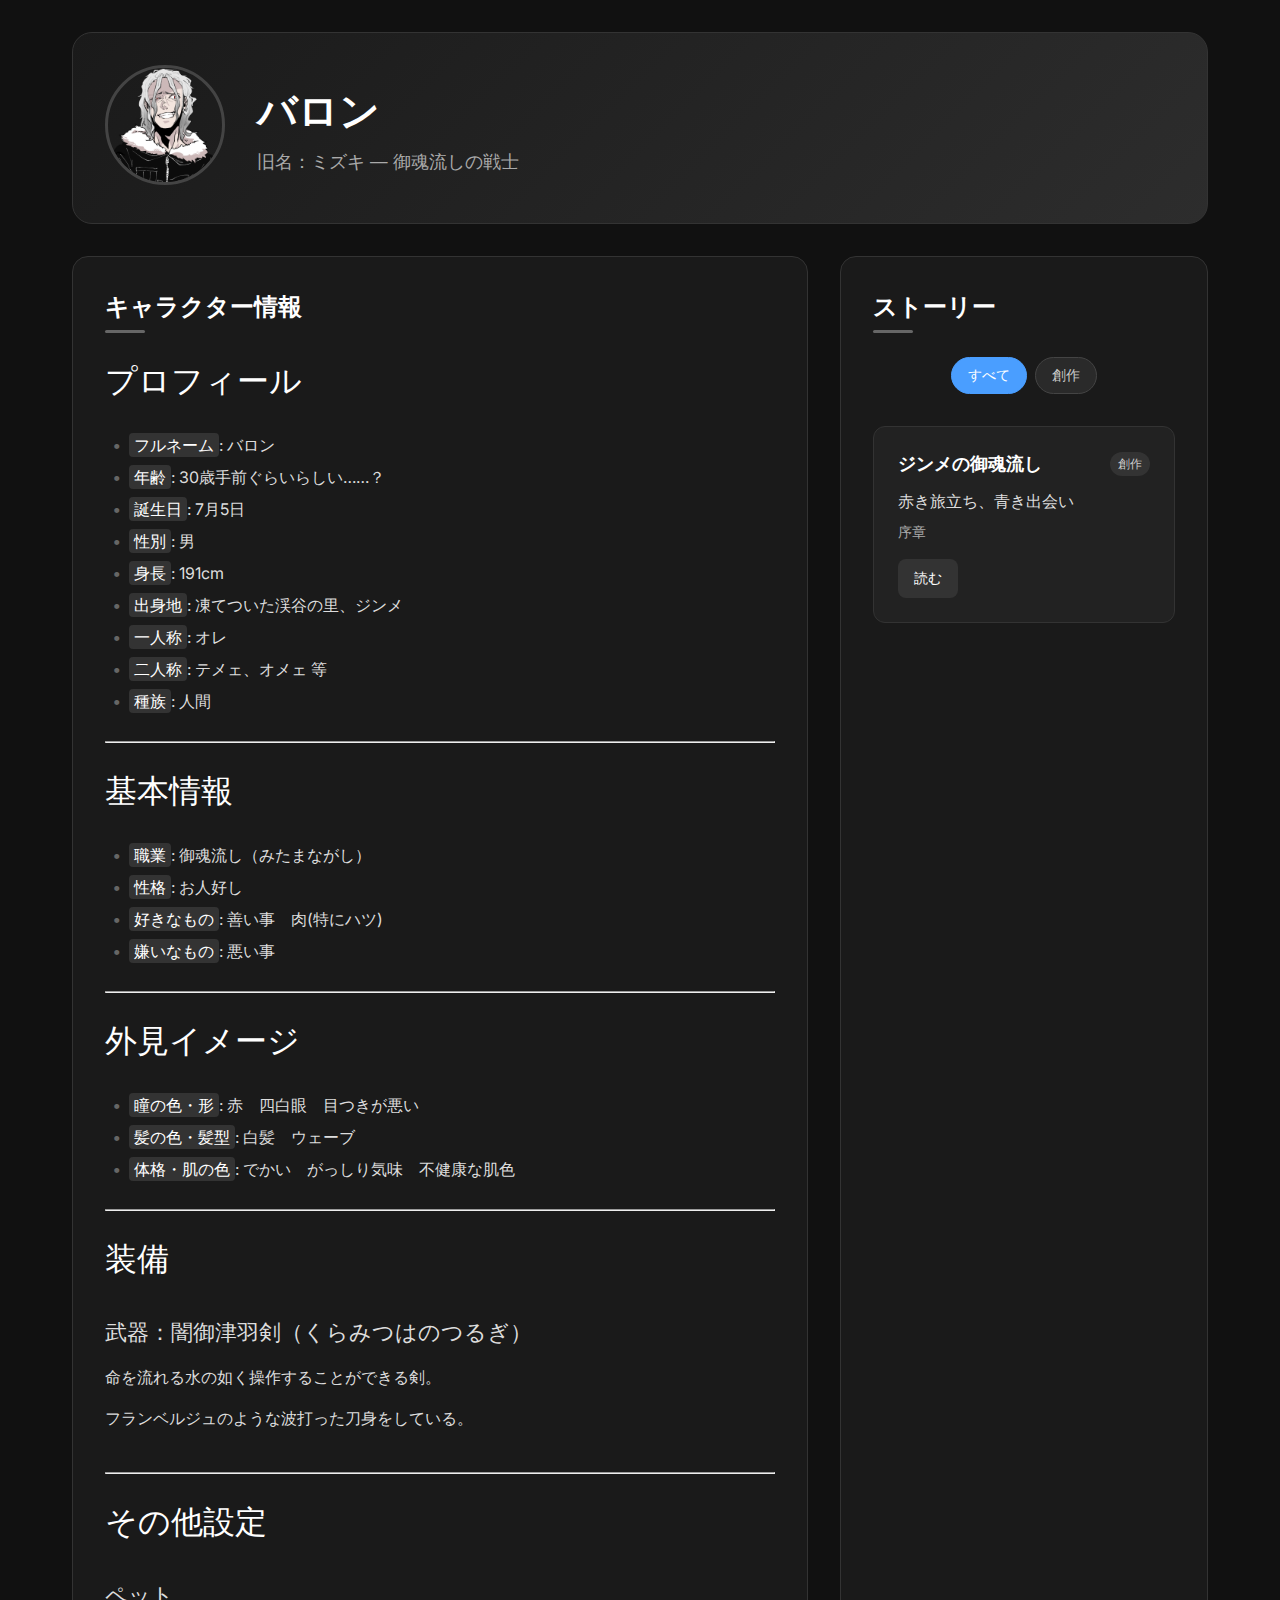
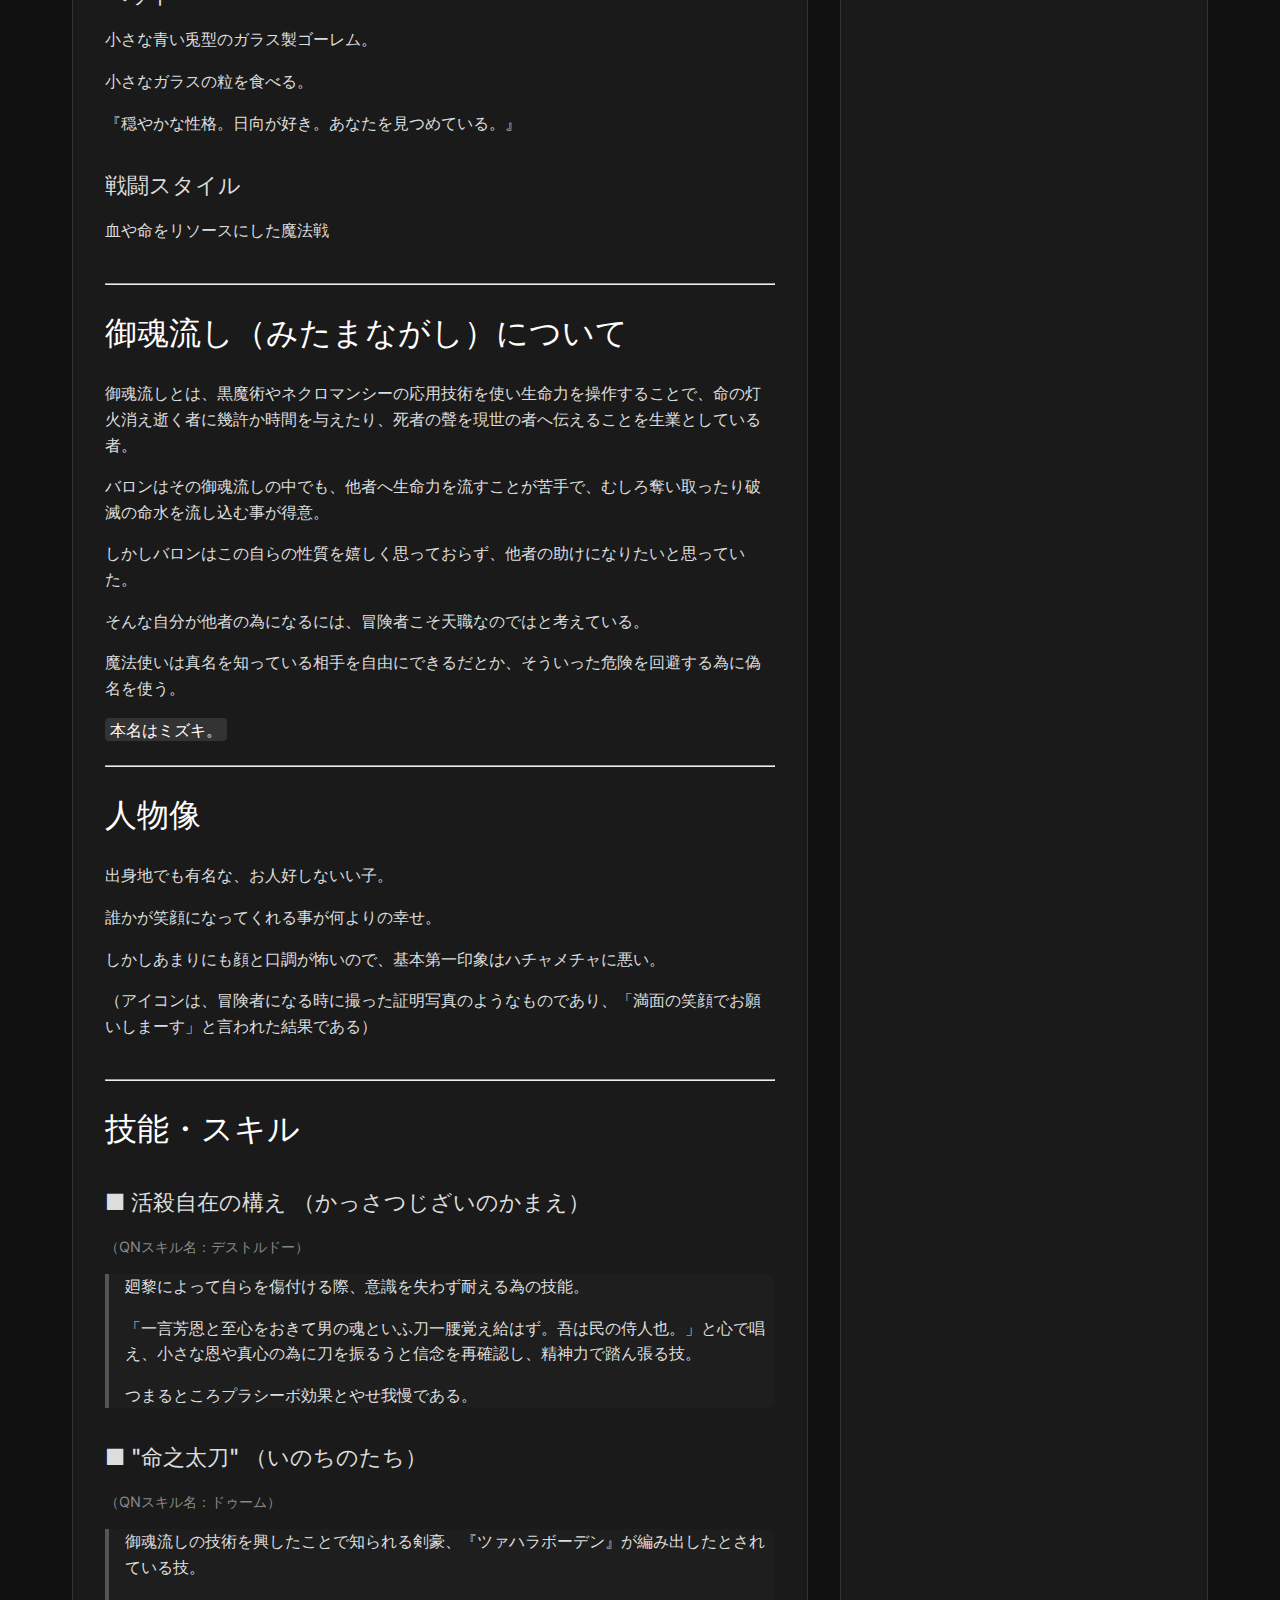
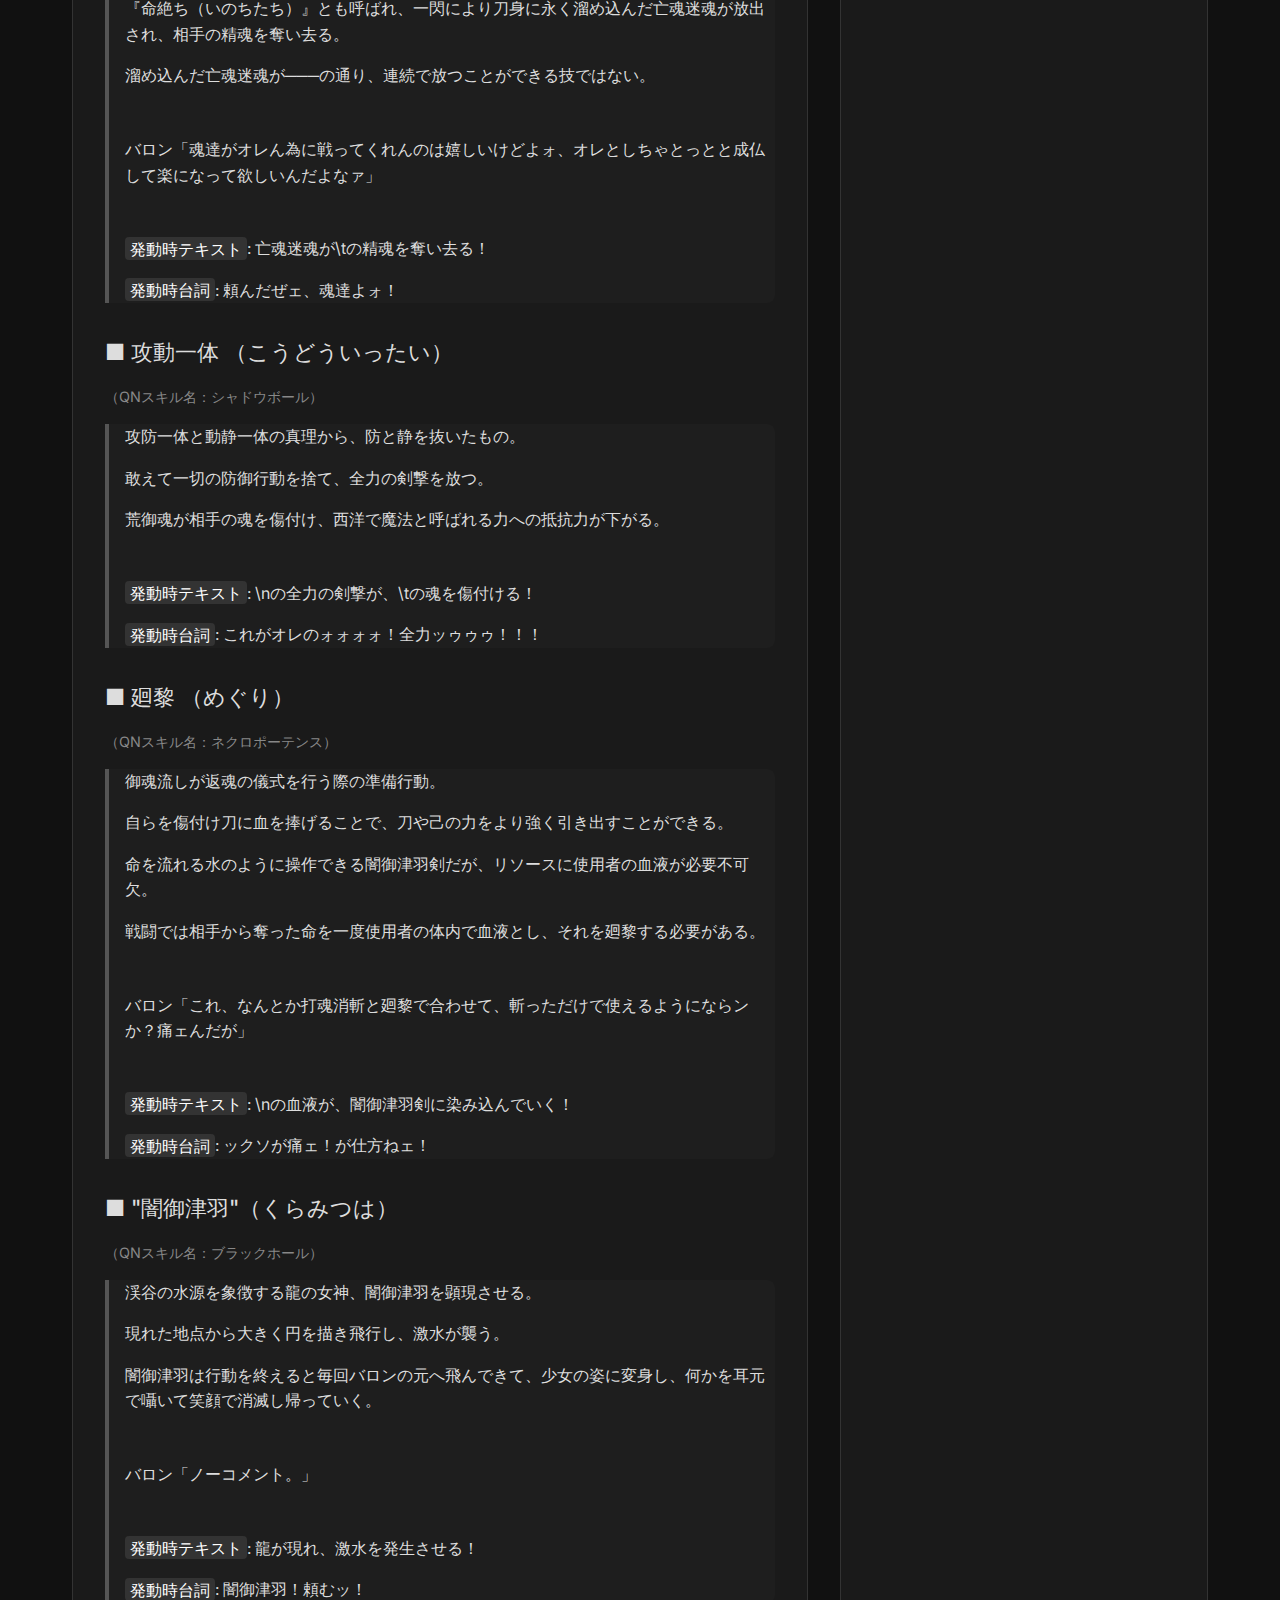
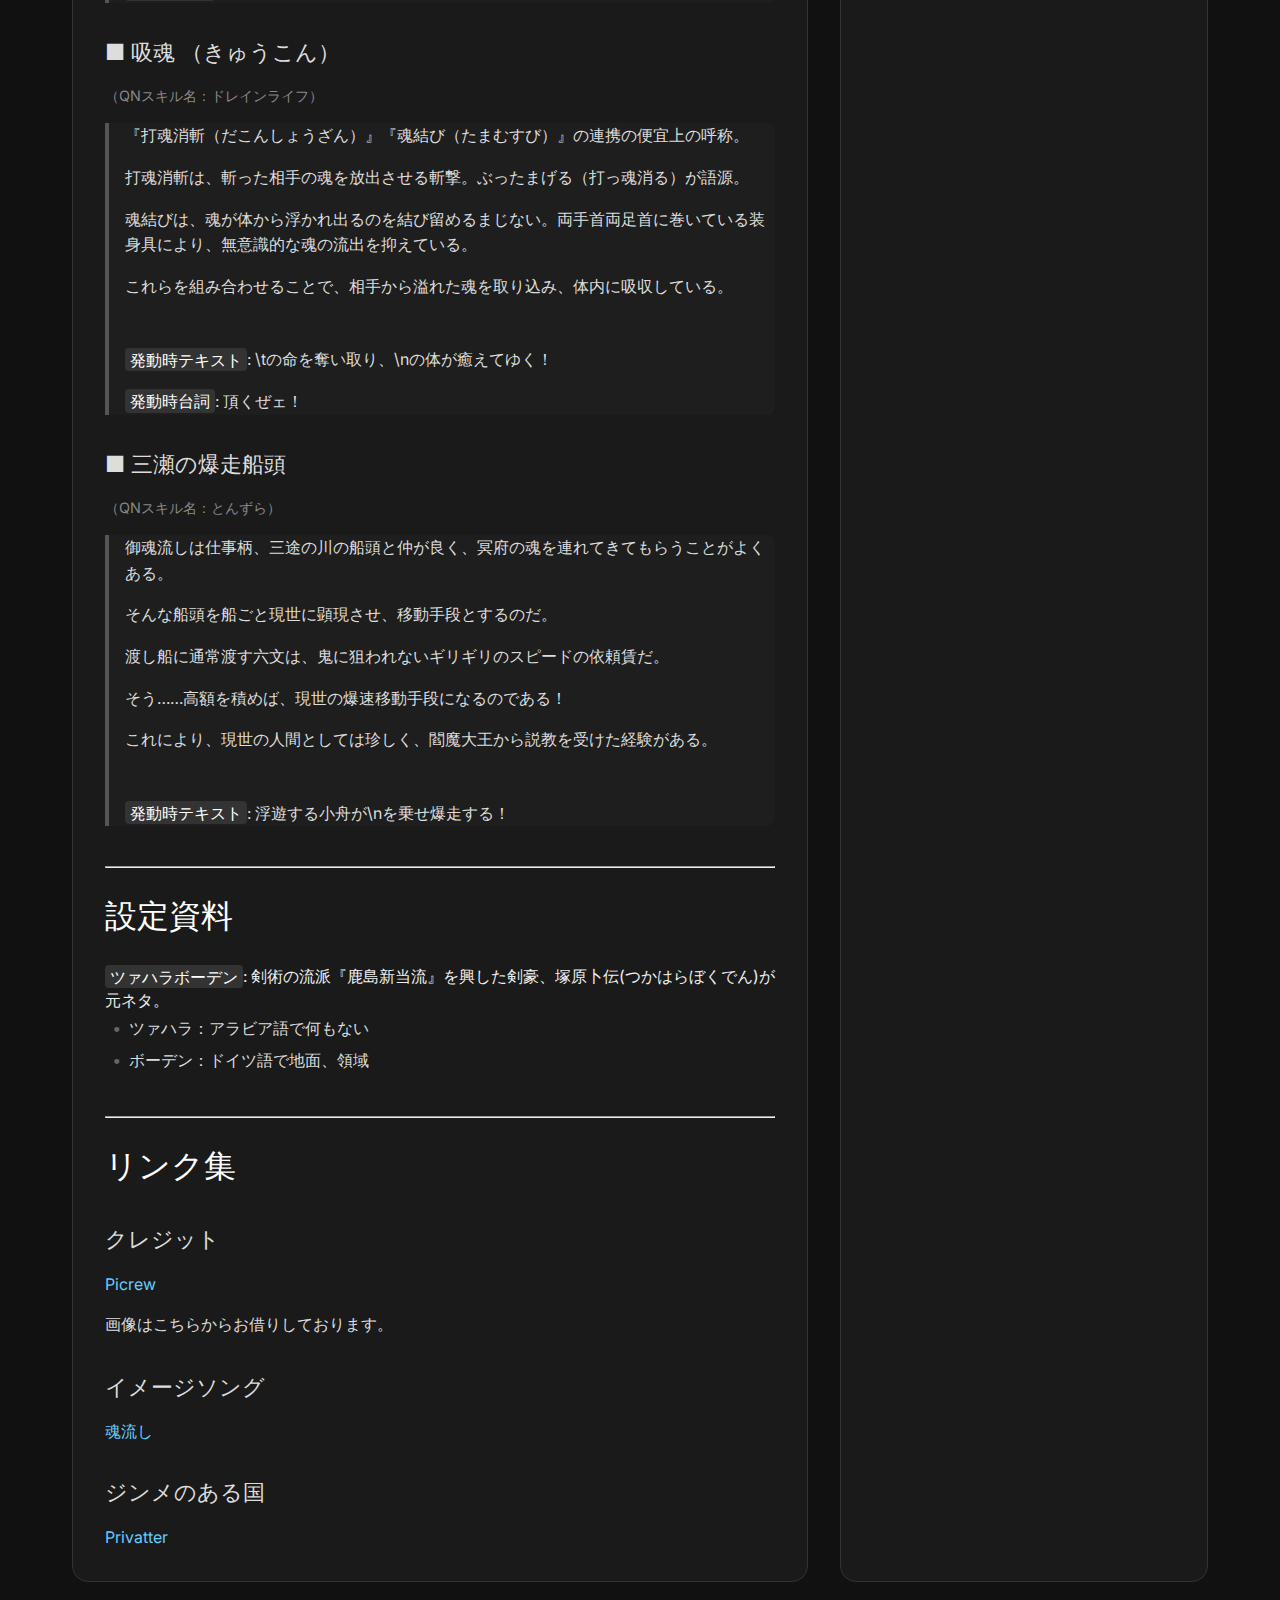
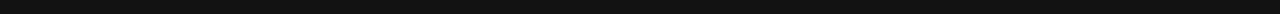
<file: baron/index.html>
<!DOCTYPE html>
<html lang="ja">
<head>
  <meta charset="utf-8" />
  <meta name="viewport" content="width=device-width, initial-scale=1" />
  <title>バロン ― キャラクター設定</title>
  <link href="https://fonts.googleapis.com/css2?family=Inter:wght@300;400;500;600&display=swap" rel="stylesheet" />
  <link rel="stylesheet" href="../character.css" />
</head>
<body>
  <div class="container">
    <header class="hero">
      <div class="hero-content">
        <div class="hero-avatar">
          <img src="icon.png" alt="バロンのアイコン" class="avatar-image" />
        </div>
        <div class="hero-text">
          <h1 class="hero-title">バロン</h1>
          <p class="hero-subtitle">旧名：ミズキ ― 御魂流しの戦士</p>
        </div>
      </div>
    </header>

    <main class="main-grid">
      <section class="info-section">
        <div class="section-header">
          <h2 class="section-title">キャラクター情報</h2>
        </div>
        <div class="info-content">
          <div id="character-content">
            <!-- ここにMarkdown風コンテンツが挿入される -->
          </div>
        </div>
      </section>

      <section class="stories-section">
        <div class="section-header">
          <h2 class="section-title">ストーリー</h2>
        </div>
        <div id="story-filter-buttons" class="filter-buttons">
          <!-- フィルターボタンが挿入される -->
        </div>
        <div class="stories-grid" id="story-list">
          <!-- ここにストーリーリストが挿入される -->
        </div>
      </section>
    </main>
  </div>

  <script>
    // ========================================
    // ユーザーが編集する部分（ここだけ変更すればOK）
    // ========================================
    
    // キャラクター情報（Markdown風記法）
    const characterMarkdown = `

# プロフィール
- **フルネーム**: バロン
- **年齢**: 30歳手前ぐらいらしい……？
- **誕生日**: 7月5日
- **性別**: 男
- **身長**: 191cm
- **出身地**: 凍てついた渓谷の里、ジンメ
- **一人称**: オレ
- **二人称**: テメェ、オメェ 等
- **種族**: 人間
---

# 基本情報
- **職業**: 御魂流し（みたまながし）
- **性格**: お人好し
- **好きなもの**: 善い事　肉(特にハツ)
- **嫌いなもの**: 悪い事
---

# 外見イメージ
- **瞳の色・形**: 赤　四白眼　目つきが悪い
- **髪の色・髪型**: 白髪　ウェーブ
- **体格・肌の色**: でかい　がっしり気味　不健康な肌色
---

# 装備
## 武器：闇御津羽剣（くらみつはのつるぎ）
命を流れる水の如く操作することができる剣。
フランベルジュのような波打った刀身をしている。
---

# その他設定
## ペット
小さな青い兎型のガラス製ゴーレム。
小さなガラスの粒を食べる。
『穏やかな性格。日向が好き。あなたを見つめている。』

## 戦闘スタイル
血や命をリソースにした魔法戦
---

# 御魂流し（みたまながし）について
御魂流しとは、黒魔術やネクロマンシーの応用技術を使い生命力を操作することで、命の灯火消え逝く者に幾許か時間を与えたり、死者の聲を現世の者へ伝えることを生業としている者。

バロンはその御魂流しの中でも、他者へ生命力を流すことが苦手で、むしろ奪い取ったり破滅の命水を流し込む事が得意。

しかしバロンはこの自らの性質を嬉しく思っておらず、他者の助けになりたいと思っていた。
そんな自分が他者の為になるには、冒険者こそ天職なのではと考えている。

魔法使いは真名を知っている相手を自由にできるだとか、そういった危険を回避する為に偽名を使う。
**本名はミズキ。**<br>
---

# 人物像
出身地でも有名な、お人好しないい子。
誰かが笑顔になってくれる事が何よりの幸せ。

しかしあまりにも顔と口調が怖いので、基本第一印象はハチャメチャに悪い。
（アイコンは、冒険者になる時に撮った証明写真のようなものであり、「満面の笑顔でお願いしまーす」と言われた結果である）
---

# 技能・スキル

## ■ 活殺自在の構え （かっさつじざいのかまえ）
（QNスキル名：デストルドー）
> 廻黎によって自らを傷付ける際、意識を失わず耐える為の技能。
> 「一言芳恩と至心をおきて男の魂といふ刀一腰覚え給はず。吾は民の侍人也。」と心で唱え、小さな恩や真心の為に刀を振るうと信念を再確認し、精神力で踏ん張る技。
> つまるところプラシーボ効果とやせ我慢である。

## ■ "命之太刀" （いのちのたち）
（QNスキル名：ドゥーム）
> 御魂流しの技術を興したことで知られる剣豪、『ツァハラボーデン』が編み出したとされている技。
> 『命絶ち（いのちたち）』とも呼ばれ、一閃により刀身に永く溜め込んだ亡魂迷魂が放出され、相手の精魂を奪い去る。
> 溜め込んだ亡魂迷魂が───の通り、連続で放つことができる技ではない。
>  
> バロン「魂達がオレん為に戦ってくれんのは嬉しいけどよォ、オレとしちゃとっとと成仏して楽になって欲しいんだよなァ」
>  
> **発動時テキスト**: 亡魂迷魂が\\tの精魂を奪い去る！
> **発動時台詞**: 頼んだぜェ、魂達よォ！

## ■ 攻動一体 （こうどういったい）
（QNスキル名：シャドウボール）
> 攻防一体と動静一体の真理から、防と静を抜いたもの。
> 敢えて一切の防御行動を捨て、全力の剣撃を放つ。
> 荒御魂が相手の魂を傷付け、西洋で魔法と呼ばれる力への抵抗力が下がる。
> 
> **発動時テキスト**: \\nの全力の剣撃が、\\tの魂を傷付ける！
> **発動時台詞**: これがオレのォォォォ！全力ッゥゥゥ！！！

## ■ 廻黎 （めぐり）
（QNスキル名：ネクロポーテンス）
> 御魂流しが返魂の儀式を行う際の準備行動。
> 自らを傷付け刀に血を捧げることで、刀や己の力をより強く引き出すことができる。
> 命を流れる水のように操作できる闇御津羽剣だが、リソースに使用者の血液が必要不可欠。
> 戦闘では相手から奪った命を一度使用者の体内で血液とし、それを廻黎する必要がある。
> 
> バロン「これ、なんとか打魂消斬と廻黎で合わせて、斬っただけで使えるようにならンか？痛ェんだが」
> 
> **発動時テキスト**: \\nの血液が、闇御津羽剣に染み込んでいく！
> **発動時台詞**: ックソが痛ェ！が仕方ねェ！

## ■ "闇御津羽"（くらみつは）
（QNスキル名：ブラックホール）
> 渓谷の水源を象徴する龍の女神、闇御津羽を顕現させる。
> 現れた地点から大きく円を描き飛行し、激水が襲う。
> 闇御津羽は行動を終えると毎回バロンの元へ飛んできて、少女の姿に変身し、何かを耳元で囁いて笑顔で消滅し帰っていく。
> 
> バロン「ノーコメント。」
> 
> **発動時テキスト**: 龍が現れ、激水を発生させる！
> **発動時台詞**: 闇御津羽！頼むッ！

## ■ 吸魂 （きゅうこん）
（QNスキル名：ドレインライフ）
> 『打魂消斬（だこんしょうざん）』『魂結び（たまむすび）』の連携の便宜上の呼称。
> 打魂消斬は、斬った相手の魂を放出させる斬撃。ぶったまげる（打っ魂消る）が語源。
> 魂結びは、魂が体から浮かれ出るのを結び留めるまじない。両手首両足首に巻いている装身具により、無意識的な魂の流出を抑えている。
> これらを組み合わせることで、相手から溢れた魂を取り込み、体内に吸収している。
> 
> **発動時テキスト**: \\tの命を奪い取り、\\nの体が癒えてゆく！
> **発動時台詞**: 頂くぜェ！

## ■ 三瀬の爆走船頭
（QNスキル名：とんずら）
> 御魂流しは仕事柄、三途の川の船頭と仲が良く、冥府の魂を連れてきてもらうことがよくある。
> そんな船頭を船ごと現世に顕現させ、移動手段とするのだ。
> 渡し船に通常渡す六文は、鬼に狙われないギリギリのスピードの依頼賃だ。
> そう……高額を積めば、現世の爆速移動手段になるのである！
> これにより、現世の人間としては珍しく、閻魔大王から説教を受けた経験がある。
> 
> **発動時テキスト**: 浮遊する小舟が\\nを乗せ爆走する！
---

# 設定資料
**ツァハラボーデン**: 剣術の流派『鹿島新当流』を興した剣豪、塚原卜伝(つかはらぼくでん)が元ネタ。
- ツァハラ：アラビア語で何もない
- ボーデン：ドイツ語で地面、領域
---

# リンク集

## クレジット
[Picrew](https://picrew.me/image_maker/37153)
画像はこちらからお借りしております。

## イメージソング
[魂流し](https://w.atwiki.jp/hmiku/pages/36078.html)

## ジンメのある国
[Privatter](https://privatter.net/p/1238789)
    `;

    // ストーリーリスト
    const stories = [
      {
        title: "ジンメの御魂流し",
        subtitle: "赤き旅立ち、青き出会い",
        description: "序章",
        link: "story_0.html",
        tags: ["創作"]
      }
    ];

    // ========================================
    // 以下は自動処理部分（編集不要）
    // ========================================
    
    function parseMarkdown(markdown) {
      let html = markdown.trim();
      
      // Headers
      html = html.replace(/^### (.+)$/gm, '<h3>$1</h3>');
      html = html.replace(/^## (.+)$/gm, '<h2>$1</h2>');
      html = html.replace(/^# (.+)$/gm, '<h1>$1</h1>');
      
      // Bold
      html = html.replace(/\*\*(.+?)\*\*/g, '<strong>$1</strong>');
      
      // Links [text](url)
      html = html.replace(/\[([^\]]+)\]\(([^)]+)\)/g, '<a href="$2" target="_blank" rel="noopener noreferrer">$1</a>');
      
      // Horizontal rule
      html = html.replace(/^---$/gm, '<br><hr><br>');
      
      // QN skill names (薄い色のスタイル)
      html = html.replace(/^\（QNスキル名：(.+)\）$/gm, '<p class="qn-skill-name">（QNスキル名：$1）</p>');
      
      // Blockquotes (引用部分)
      // 引用ブロックを処理する関数
      html = html.replace(/(^>.*(\n|$))+/gm, (match) => {
        // 各行から > を除去し、内容を取得
        const lines = match.split('\n').filter(line => line.startsWith('>')).map(line => {
          // > の後の内容を取得（スペースも考慮）
          return line.replace(/^>\s?/, '');
        });
        
        // 各行を個別にpタグで処理（空行も保持）
        const paragraphs = [];
        
        for (let i = 0; i < lines.length; i++) {
          const line = lines[i];
          if (line.trim() === '') {
            // 空行の場合は空のpタグを追加してスペースを作る
            paragraphs.push(`<p class="empty-line"></p>`);
          } else {
            // 内容がある行は個別のパラグラフとして追加
            paragraphs.push(`<p>${line}</p>`);
          }
        }
        
        return `<blockquote>${paragraphs.join('')}</blockquote>`;
      });
      
      // Lists
      html = html.replace(/^- (.+)$/gm, '<li>$1</li>');
      html = html.replace(/(<li>.*<\/li>)/s, '<ul>$1</ul>');
      
      // Paragraphs
      html = html.replace(/^([^<\n].*)$/gm, '<p>$1</p>');
      
      // Clean up
      html = html.replace(/<p>(<h[1-6]>.*<\/h[1-6]>)<\/p>/g, '$1');
      html = html.replace(/<p>(<ul>.*<\/ul>)<\/p>/gs, '$1');
      html = html.replace(/<p>(<br><hr><br>)<\/p>/g, '$1');
      html = html.replace(/<p>(<blockquote>.*<\/blockquote>)<\/p>/gs, '$1');
      
      return html;
    }

    // フィルタリング用変数
    let currentStoryFilter = 'all';
    
    function renderStories(stories, filter = 'all') {
      const filteredStories = filter === 'all' 
        ? stories 
        : stories.filter(story => story.tags.includes(filter));
        
      return filteredStories.map(story => {
        const tagsHtml = story.tags
          .map(tag => `<span class="story-tag">${tag}</span>`)
          .join('');
          
        return `
          <div class="story-card">
            <div class="story-card-header">
              <h3 class="story-card-title">${story.title}</h3>
              <div class="story-card-tags">${tagsHtml}</div>
            </div>
            <p class="story-card-subtitle">${story.subtitle}</p>
            <p class="story-card-desc">${story.description}</p>
            <a href="${story.link}" class="story-card-cta">読む</a>
          </div>
        `;
      }).join('');
    }
    
    function getAllStoryTags() {
      const allTags = new Set();
      stories.forEach(story => {
        story.tags.forEach(tag => allTags.add(tag));
      });
      return Array.from(allTags).sort();
    }
    
    function createStoryFilterButtons() {
      const filterContainer = document.getElementById('story-filter-buttons');
      const allTags = getAllStoryTags();
      
      // 「すべて」ボタン
      const allButton = `<button class="filter-btn active" data-filter="all">すべて</button>`;
      
      // 各タグのボタン
      const tagButtons = allTags
        .map(tag => `<button class="filter-btn" data-filter="${tag}">${tag}</button>`)
        .join('');
      
      filterContainer.innerHTML = allButton + tagButtons;
      
      // フィルターボタンのクリックイベント
      filterContainer.addEventListener('click', (e) => {
        if (e.target.classList.contains('filter-btn')) {
          // アクティブ状態の切り替え
          document.querySelectorAll('#story-filter-buttons .filter-btn').forEach(btn => btn.classList.remove('active'));
          e.target.classList.add('active');
          
          // フィルター適用
          const filterValue = e.target.getAttribute('data-filter');
          currentStoryFilter = filterValue;
          document.getElementById('story-list').innerHTML = renderStories(stories, filterValue);
        }
      });
    }

    // ページ読み込み時に実行
    document.addEventListener('DOMContentLoaded', () => {
      // キャラクター情報を表示
      document.getElementById('character-content').innerHTML = parseMarkdown(characterMarkdown);
      
      // フィルターボタンを作成
      createStoryFilterButtons();
      
      // ストーリーリストを表示
      document.getElementById('story-list').innerHTML = renderStories(stories);
    });
  </script>
</body>
</html>
</file>
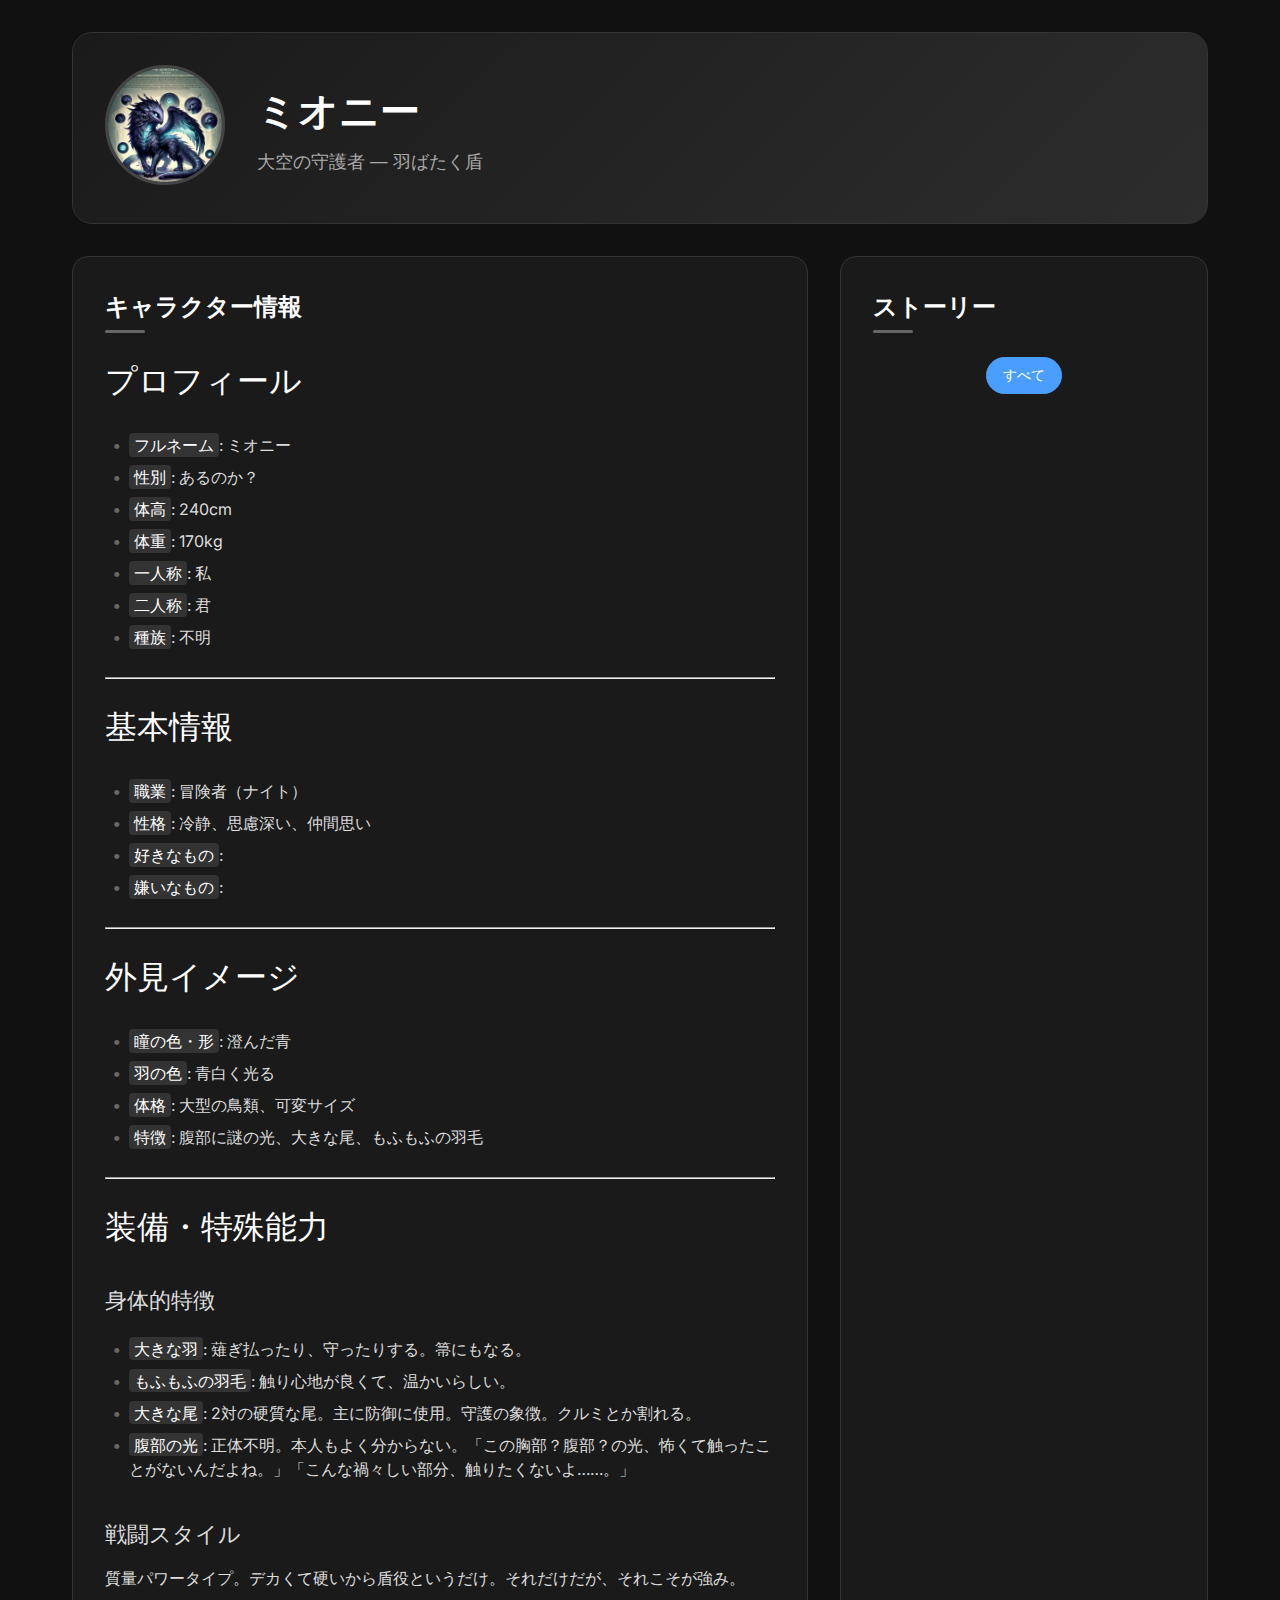
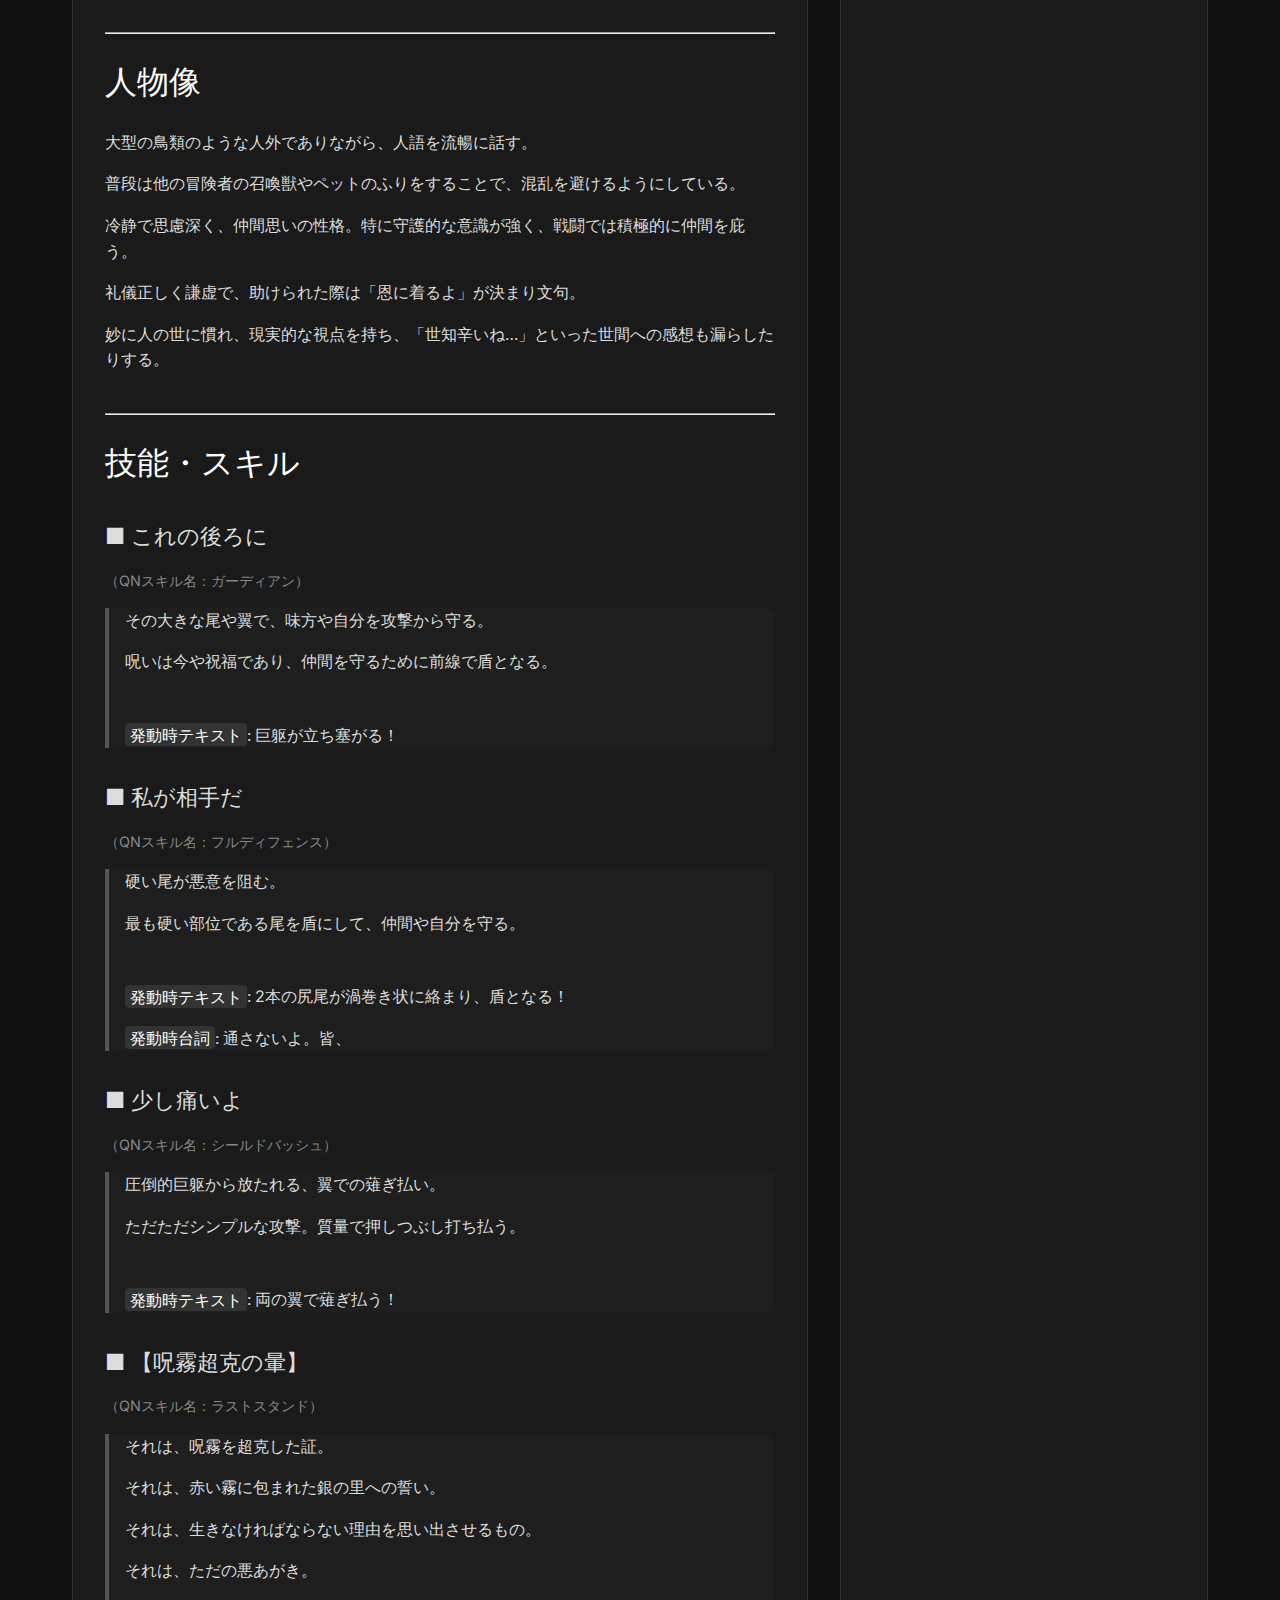
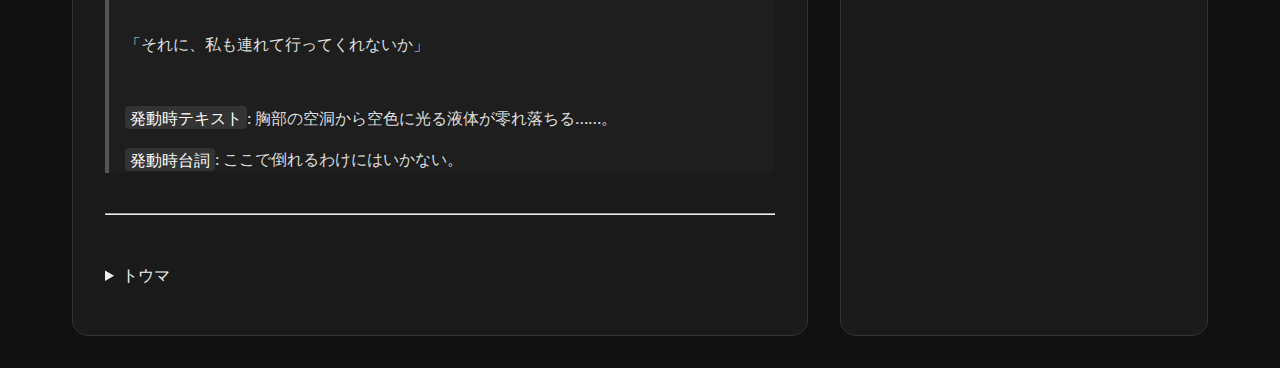
<file: mionie/index.html>
<!DOCTYPE html>
<html lang="ja">
<head>
  <meta charset="utf-8" />
  <meta name="viewport" content="width=device-width, initial-scale=1" />
  <title>ミオニー ― キャラクター設定</title>
  <link href="https://fonts.googleapis.com/css2?family=Inter:wght@300;400;500;600&display=swap" rel="stylesheet" />
  <link rel="stylesheet" href="../character.css" />
</head>
<body>
  <div class="container">
    <header class="hero">
      <div class="hero-content">
        <div class="hero-avatar">
          <img src="icon.png" alt="ミオニーのアイコン" class="avatar-image" />
        </div>
        <div class="hero-text">
          <h1 class="hero-title">ミオニー</h1>
          <p class="hero-subtitle">大空の守護者 ― 羽ばたく盾</p>
        </div>
      </div>
    </header>

    <main class="main-grid">
      <section class="info-section">
        <div class="section-header">
          <h2 class="section-title">キャラクター情報</h2>
        </div>
        <div class="info-content">
          <div id="character-content">
            <!-- ここにMarkdown風コンテンツが挿入される -->
          </div>
        </div>
      </section>

      <section class="stories-section">
        <div class="section-header">
          <h2 class="section-title">ストーリー</h2>
        </div>
        <div id="story-filter-buttons" class="filter-buttons">
          <!-- フィルターボタンが挿入される -->
        </div>
        <div class="stories-grid" id="story-list">
          <!-- ここにストーリーリストが挿入される -->
        </div>
      </section>
    </main>
  </div>

  <script>
    // ========================================
    // ユーザーが編集する部分（ここだけ変更すればOK）
    // ========================================
    
    // キャラクター情報（Markdown風記法）
    const characterMarkdown = `

# プロフィール
- **フルネーム**: ミオニー
- **性別**: あるのか？
- **体高**: 240cm
- **体重**: 170kg
- **一人称**: 私
- **二人称**: 君
- **種族**: 不明
---

# 基本情報
- **職業**: 冒険者（ナイト）
- **性格**: 冷静、思慮深い、仲間思い
- **好きなもの**: 
- **嫌いなもの**: 
---

# 外見イメージ
- **瞳の色・形**: 澄んだ青
- **羽の色**: 青白く光る
- **体格**: 大型の鳥類、可変サイズ
- **特徴**: 腹部に謎の光、大きな尾、もふもふの羽毛
---

# 装備・特殊能力
## 身体的特徴
- **大きな羽**: 薙ぎ払ったり、守ったりする。箒にもなる。
- **もふもふの羽毛**: 触り心地が良くて、温かいらしい。
- **大きな尾**: 2対の硬質な尾。主に防御に使用。守護の象徴。クルミとか割れる。
- **腹部の光**: 正体不明。本人もよく分からない。「この胸部？腹部？の光、怖くて触ったことがないんだよね。」「こんな禍々しい部分、触りたくないよ……。」

## 戦闘スタイル
質量パワータイプ。デカくて硬いから盾役というだけ。それだけだが、それこそが強み。

---

# 人物像
大型の鳥類のような人外でありながら、人語を流暢に話す。
普段は他の冒険者の召喚獣やペットのふりをすることで、混乱を避けるようにしている。

冷静で思慮深く、仲間思いの性格。特に守護的な意識が強く、戦闘では積極的に仲間を庇う。
礼儀正しく謙虚で、助けられた際は「恩に着るよ」が決まり文句。

妙に人の世に慣れ、現実的な視点を持ち、「世知辛いね…」といった世間への感想も漏らしたりする。

---

# 技能・スキル

## ■ これの後ろに
（QNスキル名：ガーディアン）
> その大きな尾や翼で、味方や自分を攻撃から守る。
> 呪いは今や祝福であり、仲間を守るために前線で盾となる。
> 
> **発動時テキスト**: 巨躯が立ち塞がる！

## ■ 私が相手だ
（QNスキル名：フルディフェンス）
> 硬い尾が悪意を阻む。
> 最も硬い部位である尾を盾にして、仲間や自分を守る。
> 
> **発動時テキスト**: 2本の尻尾が渦巻き状に絡まり、盾となる！
> **発動時台詞**: 通さないよ。皆、

## ■ 少し痛いよ
（QNスキル名：シールドバッシュ）
> 圧倒的巨躯から放たれる、翼での薙ぎ払い。
> ただただシンプルな攻撃。質量で押しつぶし打ち払う。
> 
> **発動時テキスト**: 両の翼で薙ぎ払う！

## ■ 【呪霧超克の暈】
（QNスキル名：ラストスタンド）
> それは、呪霧を超克した証。
> それは、赤い霧に包まれた銀の里への誓い。
> それは、生きなければならない理由を思い出させるもの。
> それは、ただの悪あがき。
> 
> 「それに、私も連れて行ってくれないか」
> 
> **発動時テキスト**: 胸部の空洞から空色に光る液体が零れ落ちる……。
> **発動時台詞**: ここで倒れるわけにはいかない。


---
<br>
<details class="hidden-profile">
<summary>トウマ</summary>

# プロフィール
- **フルネーム**: トウマ
- **年齢**: 30歳手前ぐらいらしい……？
- **誕生日**: 7月5日
- **性別**: 男
- **身長**: 180cm
- **出身地**: 凍てついた渓谷の里、ジンメ
- **一人称**: 私
- **二人称**: 君
- **種族**: 人間
---

# 基本情報
- **職業**: 御魂流し（みたまながし）
- **性格**: 冷静、思慮深い、仲間思い
- **好きなもの**: 善い事　
- **嫌いなもの**: 悪い事
---

# 外見イメージ
- **瞳の色・形**: 澄んだ青、タレ目
- **髪の色・髪型**: 空色、ミドルヘア
- **体格・肌の色**: 締まった体格、健康的な肌色

</details>

    `;

    // ストーリーリスト
    const stories = [
/*      {
        title: "守護者の日常",
        subtitle: "仲間と過ごす冒険の記録",
        description: "セッションログより",
        link: "#",
        tags: ["セッションログ", "日常"]
      }
 */   ];

    // ========================================
    // 以下は自動処理部分（編集不要）
    // ========================================
    
    function parseMarkdown(markdown) {
      let html = markdown.trim();
      
      // Headers
      html = html.replace(/^### (.+)$/gm, '<h3>$1</h3>');
      html = html.replace(/^## (.+)$/gm, '<h2>$1</h2>');
      html = html.replace(/^# (.+)$/gm, '<h1>$1</h1>');
      
      // Bold
      html = html.replace(/\*\*(.+?)\*\*/g, '<strong>$1</strong>');
      
      // Links [text](url)
      html = html.replace(/\[([^\]]+)\]\(([^)]+)\)/g, '<a href="$2" target="_blank" rel="noopener noreferrer">$1</a>');
      
      // Horizontal rule
      html = html.replace(/^---$/gm, '<br><hr><br>');
      
      // QN skill names (薄い色のスタイル)
      html = html.replace(/^\（QNスキル名：(.+)\）$/gm, '<p class="qn-skill-name">（QNスキル名：$1）</p>');
      
      // Blockquotes (引用部分)
      // 引用ブロックを処理する関数
      html = html.replace(/(^>.*(\n|$))+/gm, (match) => {
        // 各行から > を除去し、内容を取得
        const lines = match.split('\n').filter(line => line.startsWith('>')).map(line => {
          // > の後の内容を取得（スペースも考慮）
          return line.replace(/^>\s?/, '');
        });
        
        // 各行を個別にpタグで処理（空行も保持）
        const paragraphs = [];
        
        for (let i = 0; i < lines.length; i++) {
          const line = lines[i];
          if (line.trim() === '') {
            // 空行の場合は空のpタグを追加してスペースを作る
            paragraphs.push(`<p class="empty-line"></p>`);
          } else {
            // 内容がある行は個別のパラグラフとして追加
            paragraphs.push(`<p>${line}</p>`);
          }
        }
        
        return `<blockquote>${paragraphs.join('')}</blockquote>`;
      });
      
      // Lists
      html = html.replace(/^- (.+)$/gm, '<li>$1</li>');
      html = html.replace(/(<li>.*<\/li>)/s, '<ul>$1</ul>');
      
      // Paragraphs
      html = html.replace(/^([^<\n].*)$/gm, '<p>$1</p>');
      
      // Clean up
      html = html.replace(/<p>(<h[1-6]>.*<\/h[1-6]>)<\/p>/g, '$1');
      html = html.replace(/<p>(<ul>.*<\/ul>)<\/p>/gs, '$1');
      html = html.replace(/<p>(<br><hr><br>)<\/p>/g, '$1');
      html = html.replace(/<p>(<blockquote>.*<\/blockquote>)<\/p>/gs, '$1');
      
      return html;
    }

    // フィルタリング用変数
    let currentStoryFilter = 'all';
    
    function renderStories(stories, filter = 'all') {
      const filteredStories = filter === 'all' 
        ? stories 
        : stories.filter(story => story.tags.includes(filter));
        
      return filteredStories.map(story => {
        const tagsHtml = story.tags
          .map(tag => `<span class="story-tag">${tag}</span>`)
          .join('');
          
        return `
          <div class="story-card">
            <div class="story-card-header">
              <h3 class="story-card-title">${story.title}</h3>
              <div class="story-card-tags">${tagsHtml}</div>
            </div>
            <p class="story-card-subtitle">${story.subtitle}</p>
            <p class="story-card-desc">${story.description}</p>
            <a href="${story.link}" class="story-card-cta">読む</a>
          </div>
        `;
      }).join('');
    }
    
    function getAllStoryTags() {
      const allTags = new Set();
      stories.forEach(story => {
        story.tags.forEach(tag => allTags.add(tag));
      });
      return Array.from(allTags).sort();
    }
    
    function createStoryFilterButtons() {
      const filterContainer = document.getElementById('story-filter-buttons');
      const allTags = getAllStoryTags();
      
      // 「すべて」ボタン
      const allButton = `<button class="filter-btn active" data-filter="all">すべて</button>`;
      
      // 各タグのボタン
      const tagButtons = allTags
        .map(tag => `<button class="filter-btn" data-filter="${tag}">${tag}</button>`)
        .join('');
      
      filterContainer.innerHTML = allButton + tagButtons;
      
      // フィルターボタンのクリックイベント
      filterContainer.addEventListener('click', (e) => {
        if (e.target.classList.contains('filter-btn')) {
          // アクティブ状態の切り替え
          document.querySelectorAll('#story-filter-buttons .filter-btn').forEach(btn => btn.classList.remove('active'));
          e.target.classList.add('active');
          
          // フィルター適用
          const filterValue = e.target.getAttribute('data-filter');
          currentStoryFilter = filterValue;
          document.getElementById('story-list').innerHTML = renderStories(stories, filterValue);
        }
      });
    }

    // ページ読み込み時に実行
    document.addEventListener('DOMContentLoaded', () => {
      // キャラクター情報を表示
      document.getElementById('character-content').innerHTML = parseMarkdown(characterMarkdown);
      
      // フィルターボタンを作成
      createStoryFilterButtons();
      
      // ストーリーリストを表示
      document.getElementById('story-list').innerHTML = renderStories(stories);
    });
  </script>
</body>
</html>
</file>
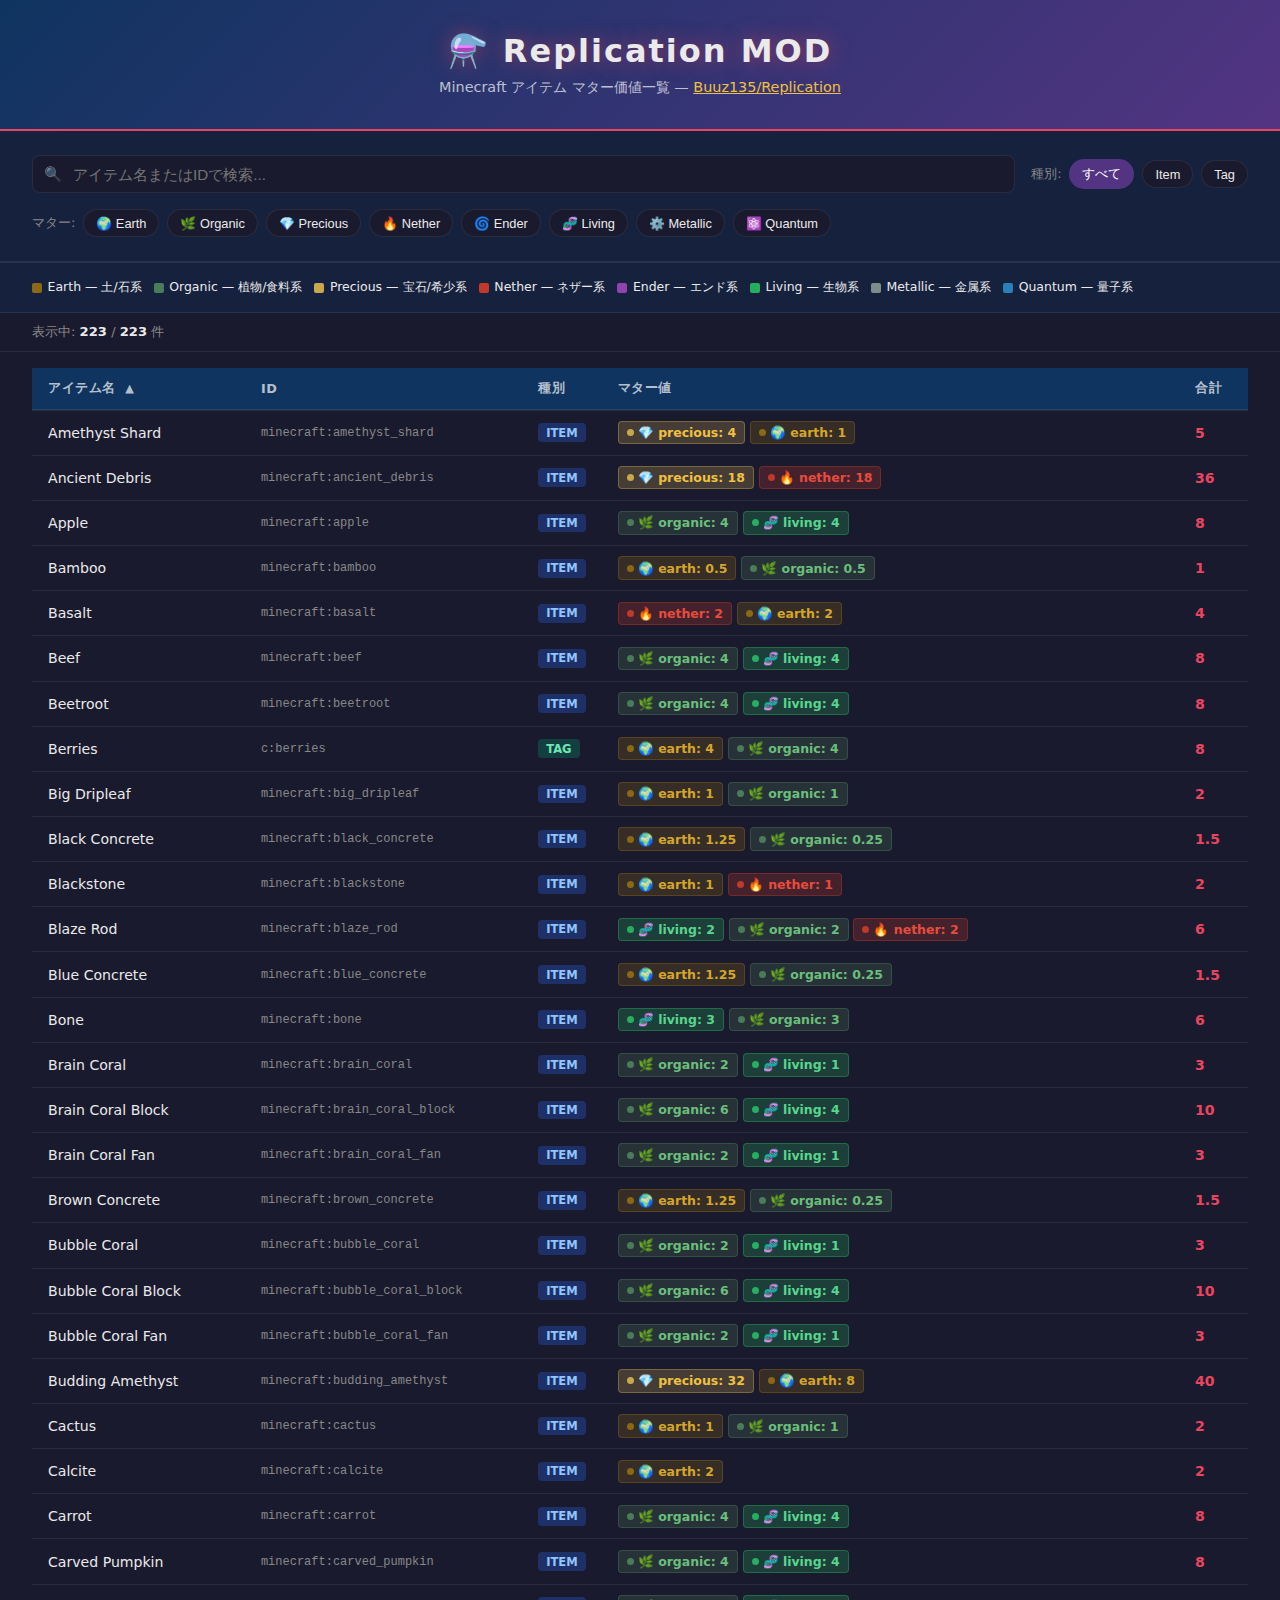
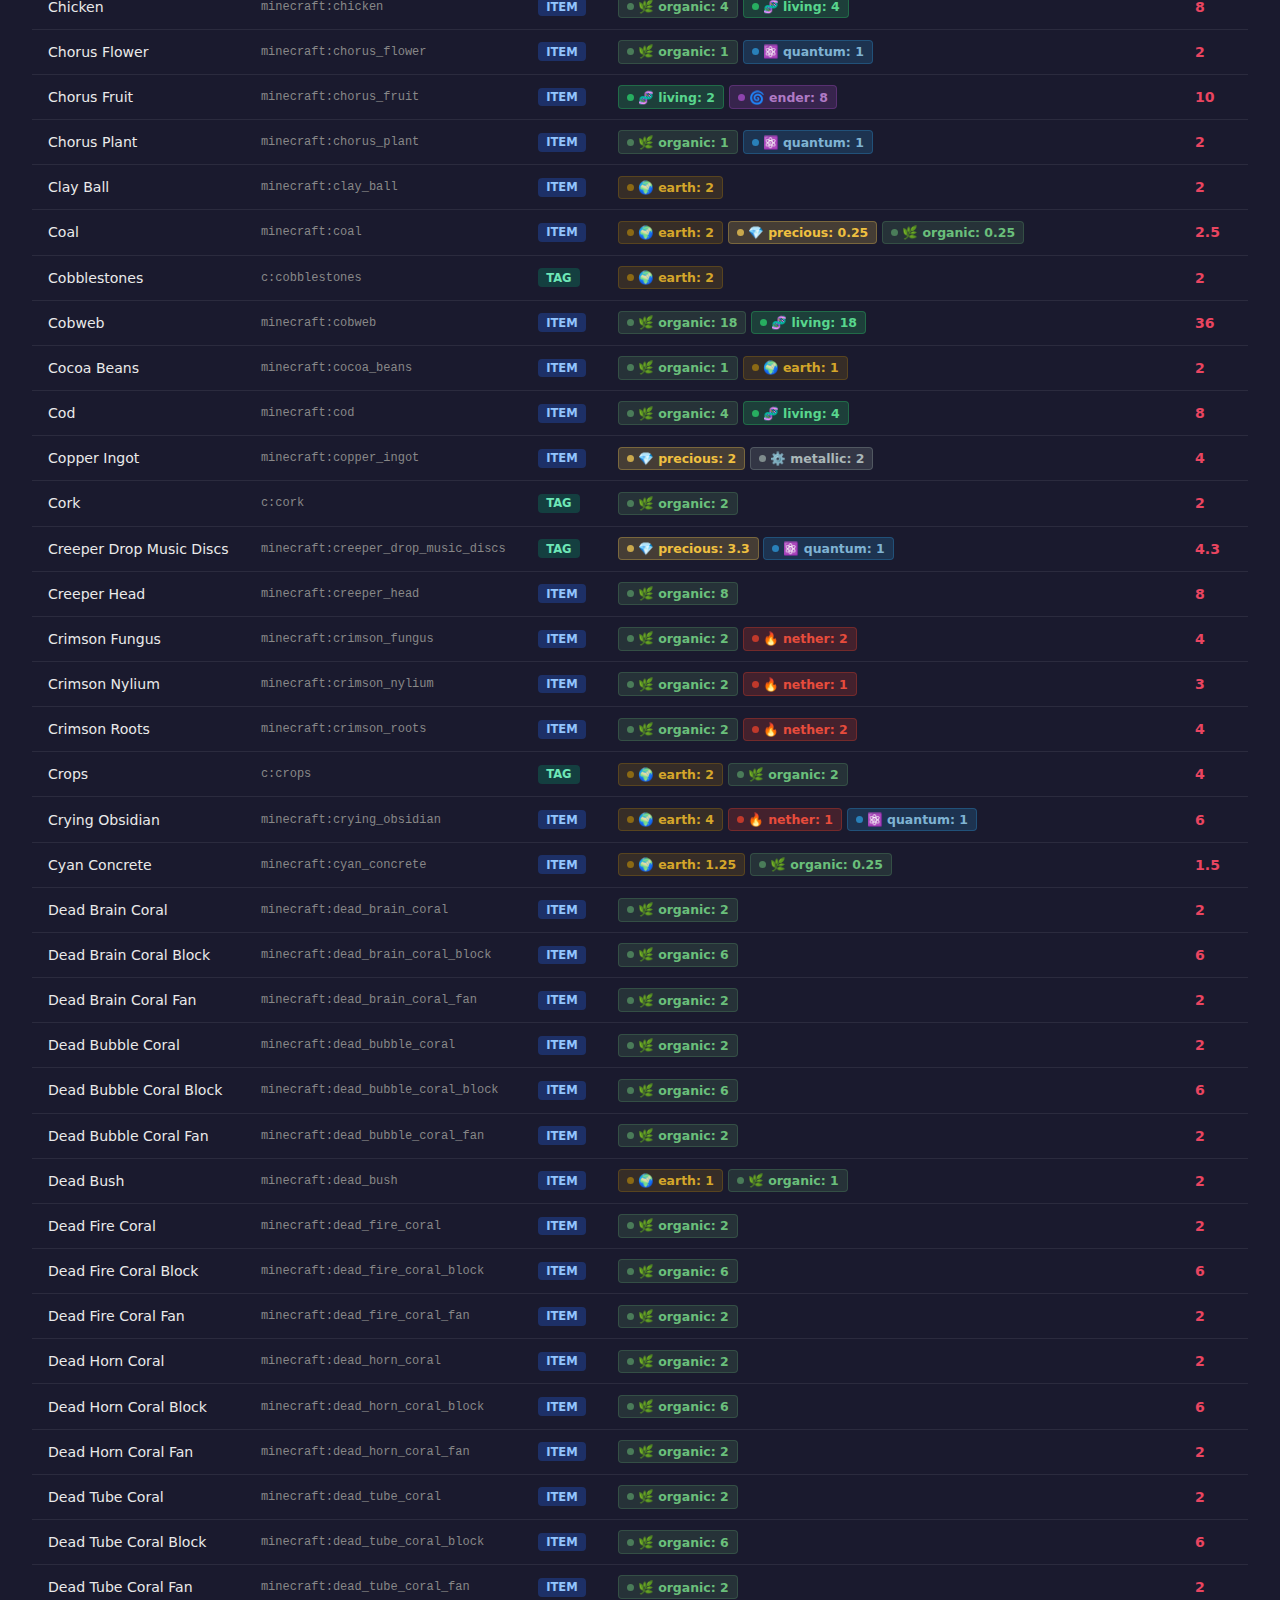
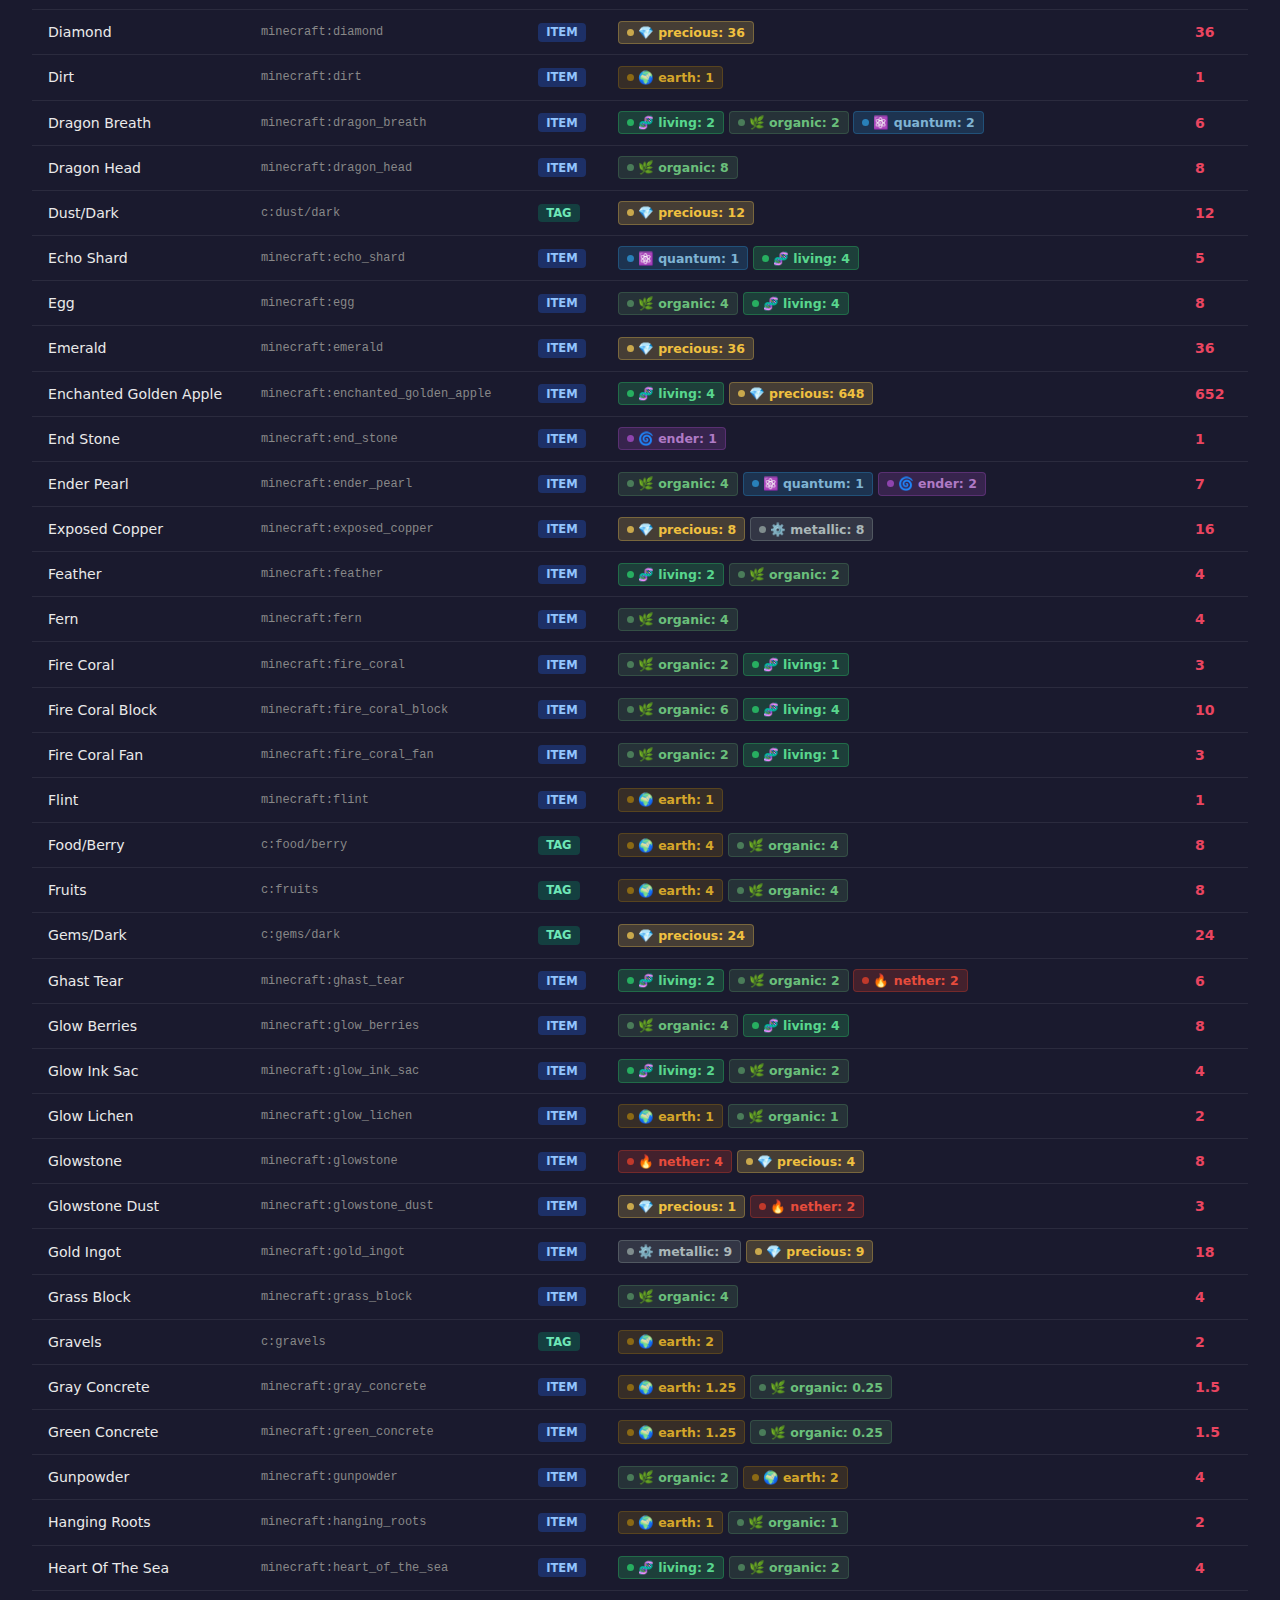
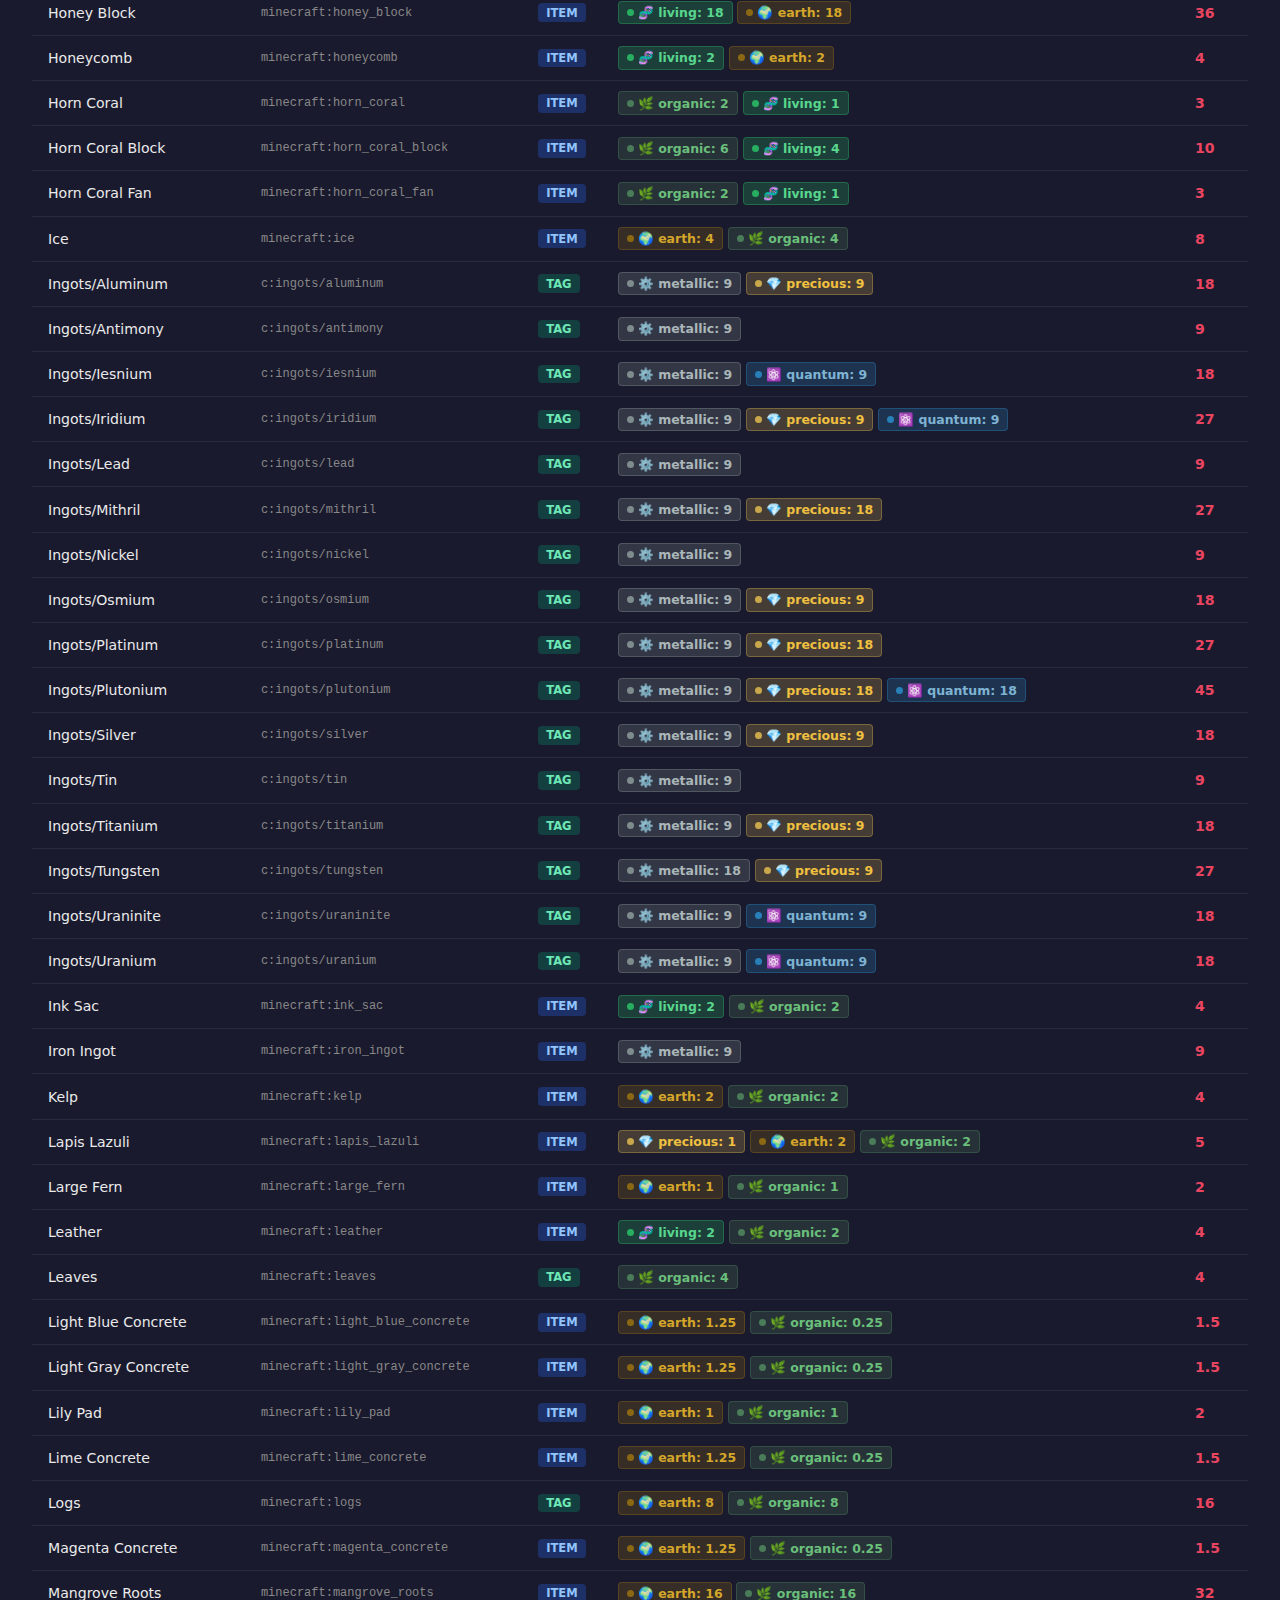
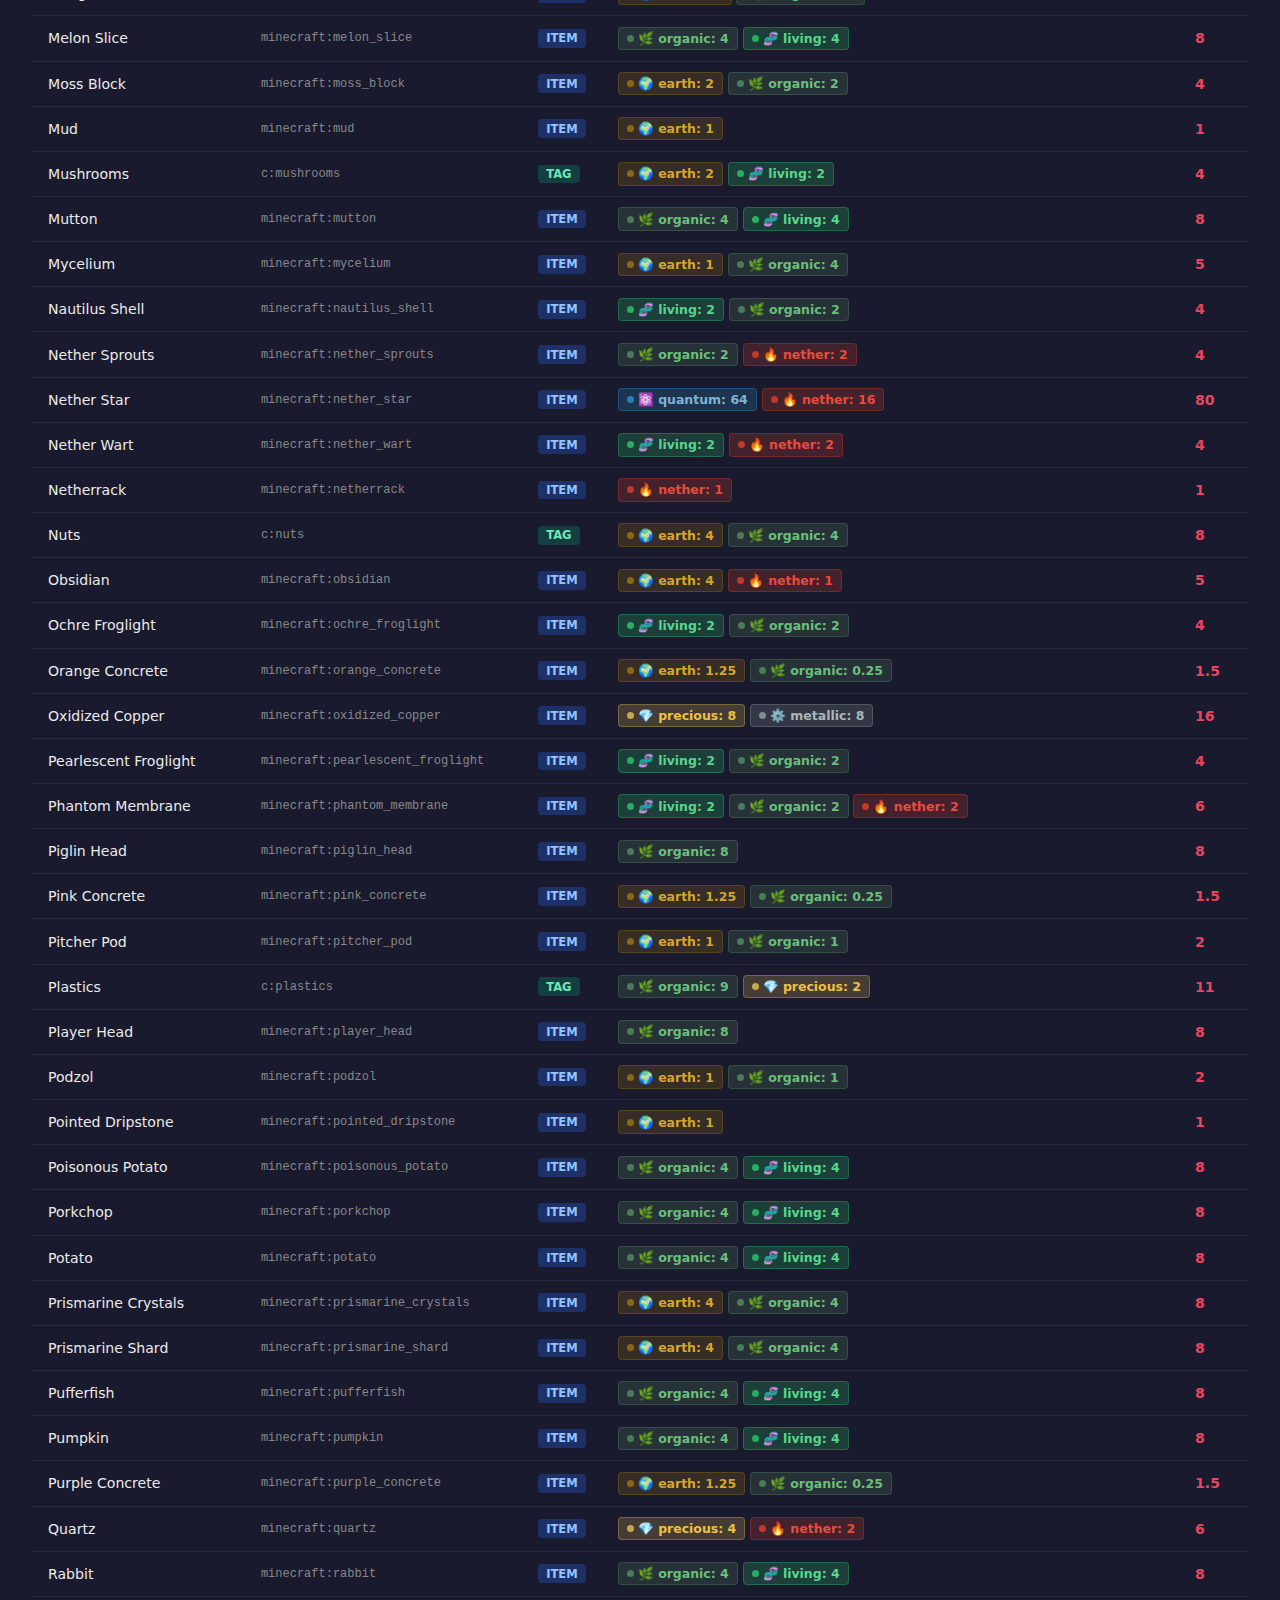
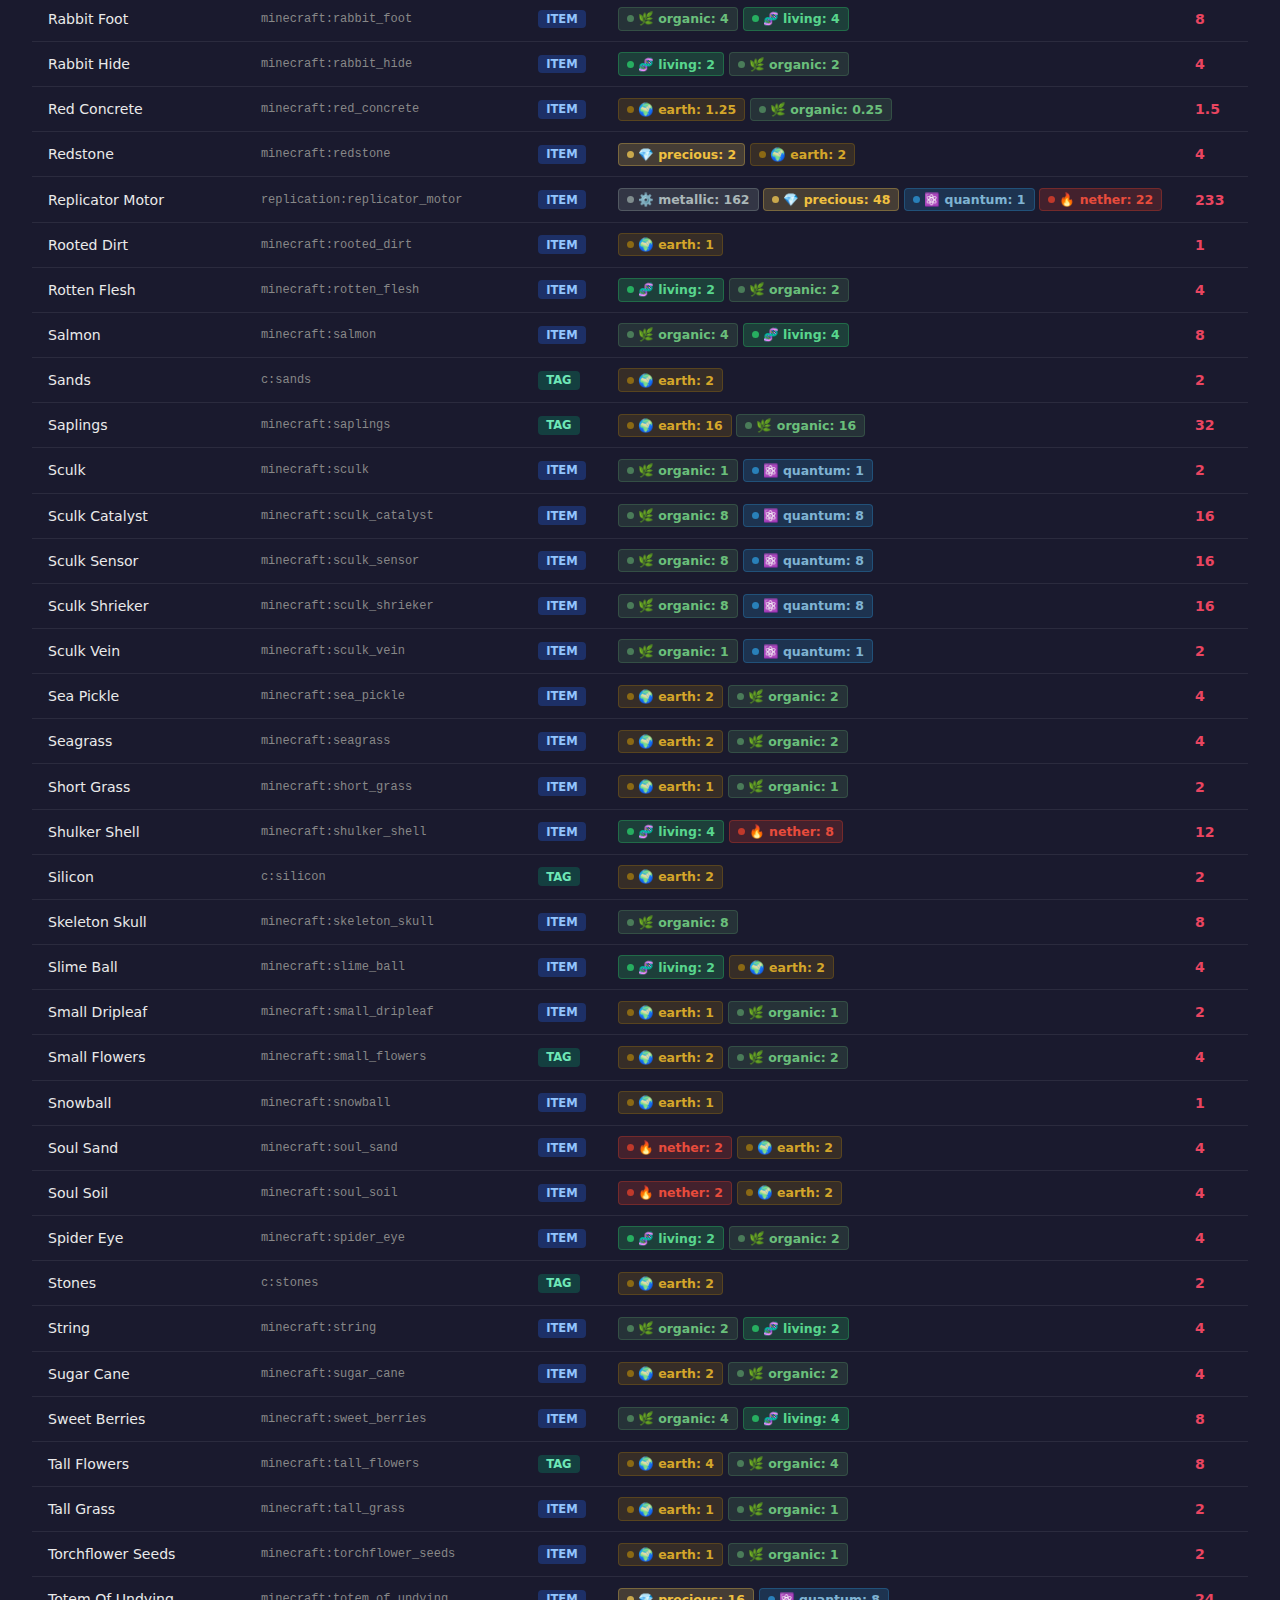
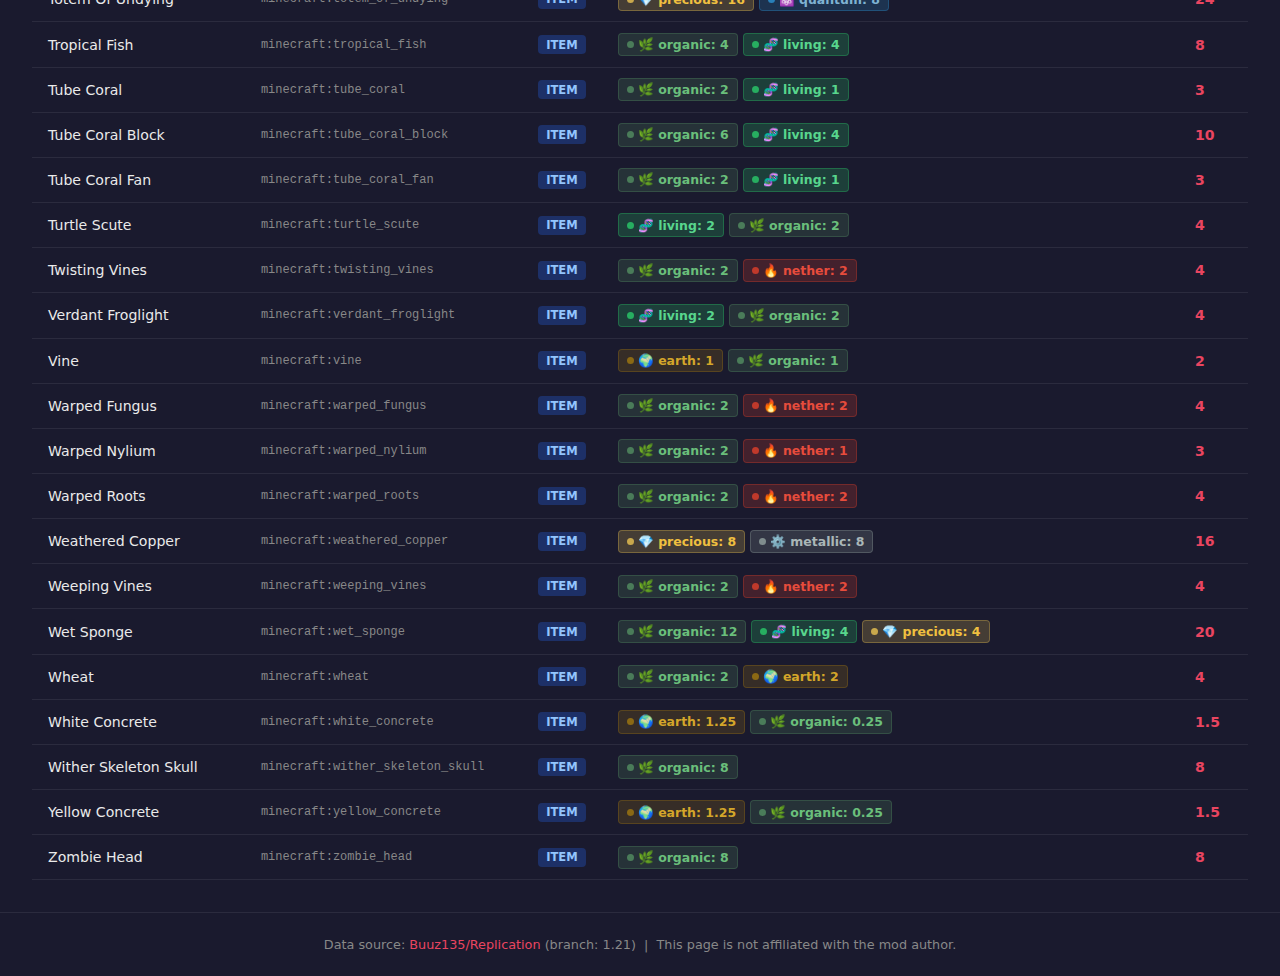
<file: replication/index.html>
<!DOCTYPE html>
<html lang="ja">
<head>
  <meta charset="UTF-8">
  <meta name="viewport" content="width=device-width, initial-scale=1.0">
  <title>Replication MOD - アイテム価値一覧</title>
  <style>
    :root {
      --bg: #1a1a2e;
      --surface: #16213e;
      --surface2: #0f3460;
      --accent: #e94560;
      --accent2: #533483;
      --text: #eaeaea;
      --text-muted: #888;
      --earth: #8B6914;
      --organic: #4a7c59;
      --precious: #c9a84c;
      --nether: #c0392b;
      --ender: #8e44ad;
      --living: #27ae60;
      --metallic: #7f8c8d;
      --quantum: #2980b9;
      --border: rgba(255,255,255,0.08);
    }

    * { box-sizing: border-box; margin: 0; padding: 0; }

    body {
      font-family: 'Segoe UI', system-ui, sans-serif;
      background: var(--bg);
      color: var(--text);
      min-height: 100vh;
    }

    header {
      background: linear-gradient(135deg, var(--surface2) 0%, var(--accent2) 100%);
      padding: 2rem;
      text-align: center;
      border-bottom: 2px solid var(--accent);
      box-shadow: 0 4px 20px rgba(0,0,0,0.5);
    }

    header h1 {
      font-size: 2rem;
      font-weight: 700;
      letter-spacing: 2px;
      text-shadow: 0 0 20px rgba(233,69,96,0.5);
    }

    header p {
      color: rgba(255,255,255,0.7);
      margin-top: 0.5rem;
      font-size: 0.9rem;
    }

    .controls {
      padding: 1.5rem 2rem;
      background: var(--surface);
      border-bottom: 1px solid var(--border);
      display: flex;
      flex-wrap: wrap;
      gap: 1rem;
      align-items: center;
    }

    .search-wrap {
      flex: 1;
      min-width: 200px;
      position: relative;
    }

    .search-wrap input {
      width: 100%;
      padding: 0.6rem 1rem 0.6rem 2.5rem;
      background: var(--bg);
      border: 1px solid var(--border);
      border-radius: 8px;
      color: var(--text);
      font-size: 0.95rem;
      outline: none;
      transition: border-color 0.2s;
    }

    .search-wrap input:focus {
      border-color: var(--accent);
    }

    .search-icon {
      position: absolute;
      left: 0.75rem;
      top: 50%;
      transform: translateY(-50%);
      opacity: 0.5;
      font-size: 0.9rem;
    }

    .filter-group {
      display: flex;
      flex-wrap: wrap;
      gap: 0.5rem;
      align-items: center;
    }

    .filter-label {
      font-size: 0.8rem;
      color: var(--text-muted);
      white-space: nowrap;
    }

    .chip {
      padding: 0.35rem 0.75rem;
      border-radius: 20px;
      border: 1px solid var(--border);
      background: var(--bg);
      color: var(--text);
      cursor: pointer;
      font-size: 0.8rem;
      transition: all 0.2s;
      white-space: nowrap;
    }

    .chip:hover { border-color: rgba(255,255,255,0.3); }
    .chip.active { color: #fff; border-color: transparent; }

    .chip[data-type="all"].active { background: var(--accent2); }
    .chip[data-type="item"].active { background: #2563eb; }
    .chip[data-type="tag"].active { background: #059669; }

    .matter-chip.active[data-matter="earth"]    { background: var(--earth); }
    .matter-chip.active[data-matter="organic"]  { background: var(--organic); }
    .matter-chip.active[data-matter="precious"] { background: var(--precious); color: #222; }
    .matter-chip.active[data-matter="nether"]   { background: var(--nether); }
    .matter-chip.active[data-matter="ender"]    { background: var(--ender); }
    .matter-chip.active[data-matter="living"]   { background: var(--living); }
    .matter-chip.active[data-matter="metallic"] { background: var(--metallic); }
    .matter-chip.active[data-matter="quantum"]  { background: var(--quantum); }

    .stats-bar {
      padding: 0.6rem 2rem;
      background: var(--bg);
      border-bottom: 1px solid var(--border);
      font-size: 0.82rem;
      color: var(--text-muted);
      display: flex;
      gap: 1.5rem;
    }

    .stats-bar span b { color: var(--text); }

    .table-wrap {
      overflow-x: auto;
      padding: 1rem 2rem 2rem;
    }

    table {
      width: 100%;
      border-collapse: collapse;
      font-size: 0.88rem;
    }

    thead tr {
      background: var(--surface2);
    }

    th {
      padding: 0.75rem 1rem;
      text-align: left;
      font-weight: 600;
      font-size: 0.8rem;
      text-transform: uppercase;
      letter-spacing: 0.5px;
      color: rgba(255,255,255,0.7);
      border-bottom: 2px solid var(--border);
      cursor: pointer;
      white-space: nowrap;
      user-select: none;
    }

    th:hover { color: var(--text); }

    th .sort-icon {
      display: inline-block;
      margin-left: 0.3rem;
      opacity: 0.3;
      font-size: 0.7rem;
    }

    th.sort-asc .sort-icon::after { content: ' ▲'; opacity: 1; }
    th.sort-desc .sort-icon::after { content: ' ▼'; opacity: 1; }
    th.sort-asc .sort-icon, th.sort-desc .sort-icon { opacity: 1; }

    tbody tr {
      border-bottom: 1px solid var(--border);
      transition: background 0.15s;
    }

    tbody tr:hover { background: rgba(255,255,255,0.04); }

    td {
      padding: 0.65rem 1rem;
      vertical-align: middle;
    }

    .item-name {
      font-weight: 500;
      white-space: nowrap;
    }

    .item-id {
      font-size: 0.75rem;
      color: var(--text-muted);
      font-family: monospace;
    }

    .badge {
      display: inline-block;
      padding: 0.15rem 0.5rem;
      border-radius: 4px;
      font-size: 0.72rem;
      font-weight: 600;
      text-transform: uppercase;
    }

    .badge-item { background: rgba(37,99,235,0.3); color: #93c5fd; }
    .badge-tag  { background: rgba(5,150,105,0.3); color: #6ee7b7; }

    .matter-cells {
      display: flex;
      flex-wrap: wrap;
      gap: 0.3rem;
    }

    .matter-pill {
      display: inline-flex;
      align-items: center;
      gap: 0.25rem;
      padding: 0.2rem 0.5rem;
      border-radius: 4px;
      font-size: 0.78rem;
      font-weight: 600;
      white-space: nowrap;
    }

    .matter-pill.earth    { background: rgba(139,105,20,0.25); color: #d4a62a; border: 1px solid rgba(139,105,20,0.4); }
    .matter-pill.organic  { background: rgba(74,124,89,0.25); color: #6abf7b; border: 1px solid rgba(74,124,89,0.4); }
    .matter-pill.precious { background: rgba(201,168,76,0.25); color: #f0c040; border: 1px solid rgba(201,168,76,0.4); }
    .matter-pill.nether   { background: rgba(192,57,43,0.25); color: #e74c3c; border: 1px solid rgba(192,57,43,0.4); }
    .matter-pill.ender    { background: rgba(142,68,173,0.25); color: #af7ac5; border: 1px solid rgba(142,68,173,0.4); }
    .matter-pill.living   { background: rgba(39,174,96,0.25); color: #58d68d; border: 1px solid rgba(39,174,96,0.4); }
    .matter-pill.metallic { background: rgba(127,140,141,0.25); color: #aab7b8; border: 1px solid rgba(127,140,141,0.4); }
    .matter-pill.quantum  { background: rgba(41,128,185,0.25); color: #7fb3d3; border: 1px solid rgba(41,128,185,0.4); }

    .matter-dot {
      width: 7px;
      height: 7px;
      border-radius: 50%;
      flex-shrink: 0;
    }
    .matter-dot.earth    { background: var(--earth); }
    .matter-dot.organic  { background: var(--organic); }
    .matter-dot.precious { background: var(--precious); }
    .matter-dot.nether   { background: var(--nether); }
    .matter-dot.ender    { background: var(--ender); }
    .matter-dot.living   { background: var(--living); }
    .matter-dot.metallic { background: var(--metallic); }
    .matter-dot.quantum  { background: var(--quantum); }

    .total-cell {
      font-weight: 700;
      color: var(--accent);
      white-space: nowrap;
    }

    .empty-state {
      text-align: center;
      padding: 4rem 2rem;
      color: var(--text-muted);
    }

    .legend {
      display: flex;
      flex-wrap: wrap;
      gap: 0.75rem;
      padding: 1rem 2rem;
      border-top: 1px solid var(--border);
      border-bottom: 1px solid var(--border);
      background: var(--surface);
    }

    .legend-item {
      display: flex;
      align-items: center;
      gap: 0.35rem;
      font-size: 0.78rem;
    }

    .legend-dot {
      width: 10px;
      height: 10px;
      border-radius: 2px;
    }

    footer {
      text-align: center;
      padding: 1.5rem;
      color: var(--text-muted);
      font-size: 0.8rem;
      border-top: 1px solid var(--border);
    }

    footer a { color: var(--accent); text-decoration: none; }
    footer a:hover { text-decoration: underline; }

    @media (max-width: 600px) {
      header h1 { font-size: 1.4rem; }
      .controls { padding: 1rem; }
      .table-wrap { padding: 0.5rem; }
    }
  </style>
</head>
<body>

<header>
  <h1>⚗️ Replication MOD</h1>
  <p>Minecraft アイテム マター価値一覧 — <a href="https://github.com/Buuz135/Replication" target="_blank" style="color:#f0c040">Buuz135/Replication</a></p>
</header>

<div class="controls">
  <div class="search-wrap">
    <span class="search-icon">🔍</span>
    <input type="text" id="search" placeholder="アイテム名またはIDで検索..." autocomplete="off">
  </div>

  <div class="filter-group">
    <span class="filter-label">種別:</span>
    <button class="chip active" data-type="all">すべて</button>
    <button class="chip" data-type="item">Item</button>
    <button class="chip" data-type="tag">Tag</button>
  </div>

  <div class="filter-group">
    <span class="filter-label">マター:</span>
    <button class="chip matter-chip" data-matter="earth">🌍 Earth</button>
    <button class="chip matter-chip" data-matter="organic">🌿 Organic</button>
    <button class="chip matter-chip" data-matter="precious">💎 Precious</button>
    <button class="chip matter-chip" data-matter="nether">🔥 Nether</button>
    <button class="chip matter-chip" data-matter="ender">🌀 Ender</button>
    <button class="chip matter-chip" data-matter="living">🧬 Living</button>
    <button class="chip matter-chip" data-matter="metallic">⚙️ Metallic</button>
    <button class="chip matter-chip" data-matter="quantum">⚛️ Quantum</button>
  </div>
</div>

<div class="legend">
  <span class="legend-item"><span class="legend-dot" style="background:var(--earth)"></span> Earth — 土/石系</span>
  <span class="legend-item"><span class="legend-dot" style="background:var(--organic)"></span> Organic — 植物/食料系</span>
  <span class="legend-item"><span class="legend-dot" style="background:var(--precious)"></span> Precious — 宝石/希少系</span>
  <span class="legend-item"><span class="legend-dot" style="background:var(--nether)"></span> Nether — ネザー系</span>
  <span class="legend-item"><span class="legend-dot" style="background:var(--ender)"></span> Ender — エンド系</span>
  <span class="legend-item"><span class="legend-dot" style="background:var(--living)"></span> Living — 生物系</span>
  <span class="legend-item"><span class="legend-dot" style="background:var(--metallic)"></span> Metallic — 金属系</span>
  <span class="legend-item"><span class="legend-dot" style="background:var(--quantum)"></span> Quantum — 量子系</span>
</div>

<div class="stats-bar">
  <span id="count-display">読み込み中...</span>
</div>

<div class="table-wrap">
  <table>
    <thead>
      <tr>
        <th data-col="name" class="sort-asc">アイテム名 <span class="sort-icon"></span></th>
        <th data-col="id">ID <span class="sort-icon"></span></th>
        <th data-col="type">種別 <span class="sort-icon"></span></th>
        <th>マター値</th>
        <th data-col="total">合計 <span class="sort-icon"></span></th>
      </tr>
    </thead>
    <tbody id="table-body"></tbody>
  </table>
  <div class="empty-state" id="empty-state" style="display:none">
    一致するアイテムが見つかりませんでした
  </div>
</div>

<footer>
  Data source: <a href="https://github.com/Buuz135/Replication" target="_blank">Buuz135/Replication</a> (branch: 1.21) &nbsp;|&nbsp;
  This page is not affiliated with the mod author.
</footer>

<script>
const MATTER_EMOJI = {
  earth: '🌍', organic: '🌿', precious: '💎',
  nether: '🔥', ender: '🌀', living: '🧬',
  metallic: '⚙️', quantum: '⚛️'
};

let allItems = [];
let sortCol = 'name';
let sortDir = 1; // 1 = asc, -1 = desc
let filterType = 'all';
let filterMatters = new Set();
let searchText = '';

async function loadData() {
  const resp = await fetch('data.json');
  allItems = await resp.json();
  render();
}

function getFilteredItems() {
  return allItems.filter(item => {
    // Search
    if (searchText) {
      const s = searchText.toLowerCase();
      if (!item.name.toLowerCase().includes(s) && !item.id.toLowerCase().includes(s)) return false;
    }
    // Type filter
    if (filterType !== 'all' && item.type !== filterType) return false;
    // Matter filter
    if (filterMatters.size > 0) {
      const hasMatter = [...filterMatters].some(m => item.matter[m] !== undefined);
      if (!hasMatter) return false;
    }
    return true;
  });
}

function getSortedItems(items) {
  return [...items].sort((a, b) => {
    let av, bv;
    if (sortCol === 'total') {
      av = a.total; bv = b.total;
    } else if (sortCol === 'type') {
      av = a.type; bv = b.type;
    } else if (sortCol === 'id') {
      av = a.id; bv = b.id;
    } else {
      av = a.name; bv = b.name;
    }
    if (typeof av === 'string') return sortDir * av.localeCompare(bv);
    return sortDir * (av - bv);
  });
}

function renderMatter(matter) {
  return Object.entries(matter).map(([type, amount]) => `
    <span class="matter-pill ${type}">
      <span class="matter-dot ${type}"></span>
      ${MATTER_EMOJI[type] || ''} ${type}: ${amount}
    </span>
  `).join('');
}

function render() {
  const filtered = getFilteredItems();
  const sorted = getSortedItems(filtered);

  const tbody = document.getElementById('table-body');
  const empty = document.getElementById('empty-state');
  const countEl = document.getElementById('count-display');

  const total = allItems.length;
  countEl.innerHTML = `表示中: <b>${sorted.length}</b> / <b>${total}</b> 件`;

  if (sorted.length === 0) {
    tbody.innerHTML = '';
    empty.style.display = '';
    return;
  }
  empty.style.display = 'none';

  tbody.innerHTML = sorted.map(item => `
    <tr>
      <td>
        <div class="item-name">${escHtml(item.name)}</div>
      </td>
      <td>
        <div class="item-id">${escHtml(item.id)}</div>
      </td>
      <td>
        <span class="badge badge-${item.type}">${item.type === 'item' ? 'Item' : 'Tag'}</span>
      </td>
      <td>
        <div class="matter-cells">${renderMatter(item.matter)}</div>
      </td>
      <td class="total-cell">${item.total}</td>
    </tr>
  `).join('');
}

function escHtml(s) {
  return s.replace(/&/g,'&amp;').replace(/</g,'&lt;').replace(/>/g,'&gt;');
}

// Search
document.getElementById('search').addEventListener('input', e => {
  searchText = e.target.value.trim();
  render();
});

// Type filter chips
document.querySelectorAll('.chip[data-type]').forEach(chip => {
  chip.addEventListener('click', () => {
    document.querySelectorAll('.chip[data-type]').forEach(c => c.classList.remove('active'));
    chip.classList.add('active');
    filterType = chip.dataset.type;
    render();
  });
});

// Matter filter chips (toggle)
document.querySelectorAll('.matter-chip').forEach(chip => {
  chip.addEventListener('click', () => {
    const m = chip.dataset.matter;
    if (filterMatters.has(m)) {
      filterMatters.delete(m);
      chip.classList.remove('active');
    } else {
      filterMatters.add(m);
      chip.classList.add('active');
    }
    render();
  });
});

// Sort
document.querySelectorAll('th[data-col]').forEach(th => {
  th.addEventListener('click', () => {
    const col = th.dataset.col;
    if (sortCol === col) {
      sortDir *= -1;
    } else {
      sortCol = col;
      sortDir = 1;
    }
    document.querySelectorAll('th').forEach(t => t.classList.remove('sort-asc','sort-desc'));
    th.classList.add(sortDir === 1 ? 'sort-asc' : 'sort-desc');
    render();
  });
});

loadData();
</script>
</body>
</html>
</file>
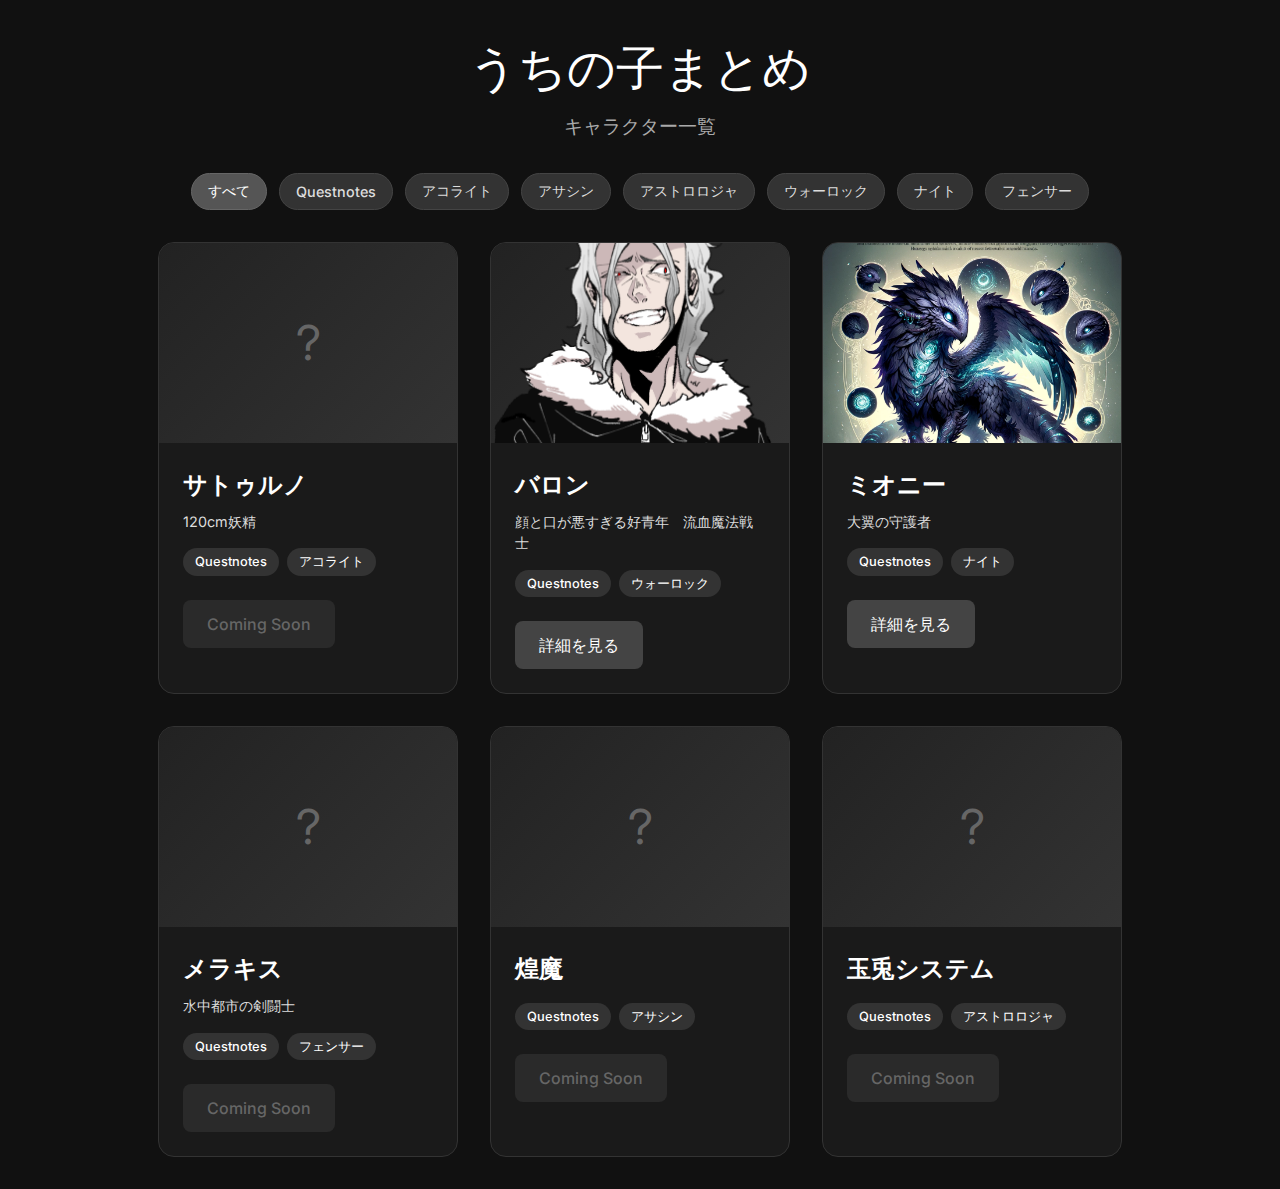
<file: chara_list.html>
<!DOCTYPE html>
<html lang="ja">
<head>
  <meta charset="utf-8" />
  <meta name="viewport" content="width=device-width, initial-scale=1" />
  <title>うちの子まとめ - キャラクター一覧</title>
  <link href="https://fonts.googleapis.com/css2?family=Inter:wght@300;400;500;600&display=swap" rel="stylesheet" />
  <link rel="stylesheet" href="chara_list.css" />
</head>
<body>
  <div class="container">
    <header class="header">
      <h1 class="site-title">うちの子まとめ</h1>
      <p class="site-subtitle">キャラクター一覧</p>
    </header>

    <section class="filter-section">
      <div class="filter-buttons" id="filter-buttons">
        <!-- フィルターボタンがここに動的に挿入される -->
      </div>
    </section>

    <main class="character-grid" id="character-grid">
      <!-- ここにキャラクターカードが動的に挿入される -->
    </main>
  </div>

  <script>
    // ========================================
    // ユーザーが編集する部分（ここだけ変更すればOK）
    // ========================================
    
    const characters = [
      {
        name: "サトゥルノ",
        description: "120cm妖精",
        image: "",
        tags: ["Questnotes","アコライト"],
        link: "#",
        available: false
      },
      {
        name: "バロン",
        description: "顔と口が悪すぎる好青年　流血魔法戦士",
        image: "baron/icon.png",
        tags: ["Questnotes", "ウォーロック"],
        link: "baron/index.html",
        available: true
      },
      {
        name: "ミオニー",
        description: "大翼の守護者",
        image: "mionie/icon.png",
        tags: ["Questnotes", "ナイト"],
        link: "mionie/index.html",
        available: true
      },
      {
        name: "メラキス", 
        description: "水中都市の剣闘士",
        image: "",
        tags: ["Questnotes", "フェンサー"],
        link: "#",
        available: false
      },
      {
        name: "煌魔",
        description: "", 
        image: "",
        tags: ["Questnotes", "アサシン"],
        link: "#",
        available: false
      },
      {
        name: "玉兎システム",
        description: "",
        image: "",
        tags: ["Questnotes", "アストロロジャ"],
        link: "#",
        available: false
      },
    ];

    // ========================================
    // 以下は自動処理部分（編集不要）
    // ========================================
    
    let currentFilter = 'all'; // 現在のフィルター状態
    
    function createCharacterCard(character) {
      const imageContent = character.image 
        ? `<img src="${character.image}" alt="${character.name}" />`
        : `<div class="placeholder-image">?</div>`;
      
      const tagsHtml = character.tags
        .map(tag => `<span class="tag">${tag}</span>`)
        .join('');
      
      const linkText = character.available ? "詳細を見る" : "Coming Soon";
      const linkClass = character.available ? "character-link" : "character-link disabled";
      
      return `
        <div class="character-card">
          <div class="character-image">
            ${imageContent}
          </div>
          <div class="character-info">
            <h2 class="character-name">${character.name}</h2>
            <p class="character-description">${character.description}</p>
            <div class="character-tags">
              ${tagsHtml}
            </div>
            <a href="${character.link}" class="${linkClass}">${linkText}</a>
          </div>
        </div>
      `;
    }

    function getAllTags() {
      const allTags = new Set();
      characters.forEach(character => {
        character.tags.forEach(tag => allTags.add(tag));
      });
      return Array.from(allTags).sort();
    }

    function createFilterButtons() {
      const filterContainer = document.getElementById('filter-buttons');
      const allTags = getAllTags();
      
      // 「すべて」ボタン
      const allButton = `<button class="filter-btn active" data-filter="all">すべて</button>`;
      
      // 各タグのボタン
      const tagButtons = allTags
        .map(tag => `<button class="filter-btn" data-filter="${tag}">${tag}</button>`)
        .join('');
      
      filterContainer.innerHTML = allButton + tagButtons;
      
      // フィルターボタンのクリックイベント
      filterContainer.addEventListener('click', (e) => {
        if (e.target.classList.contains('filter-btn')) {
          // アクティブ状態の切り替え
          document.querySelectorAll('.filter-btn').forEach(btn => btn.classList.remove('active'));
          e.target.classList.add('active');
          
          // フィルタリング実行
          currentFilter = e.target.dataset.filter;
          renderCharacters();
        }
      });
    }

    function getFilteredCharacters() {
      if (currentFilter === 'all') {
        return characters;
      }
      return characters.filter(character => 
        character.tags.includes(currentFilter)
      );
    }

    function renderCharacters() {
      const grid = document.getElementById('character-grid');
      const filteredCharacters = getFilteredCharacters();
      
      if (filteredCharacters.length === 0) {
        grid.innerHTML = '<div class="no-results">該当するキャラクターがありません</div>';
        return;
      }
      
      const cardsHtml = filteredCharacters
        .map(character => createCharacterCard(character))
        .join('');
      grid.innerHTML = cardsHtml;
    }

    // ページ読み込み時に実行
    document.addEventListener('DOMContentLoaded', () => {
      createFilterButtons();
      renderCharacters();
    });
  </script>
</body>
</html>
</file>
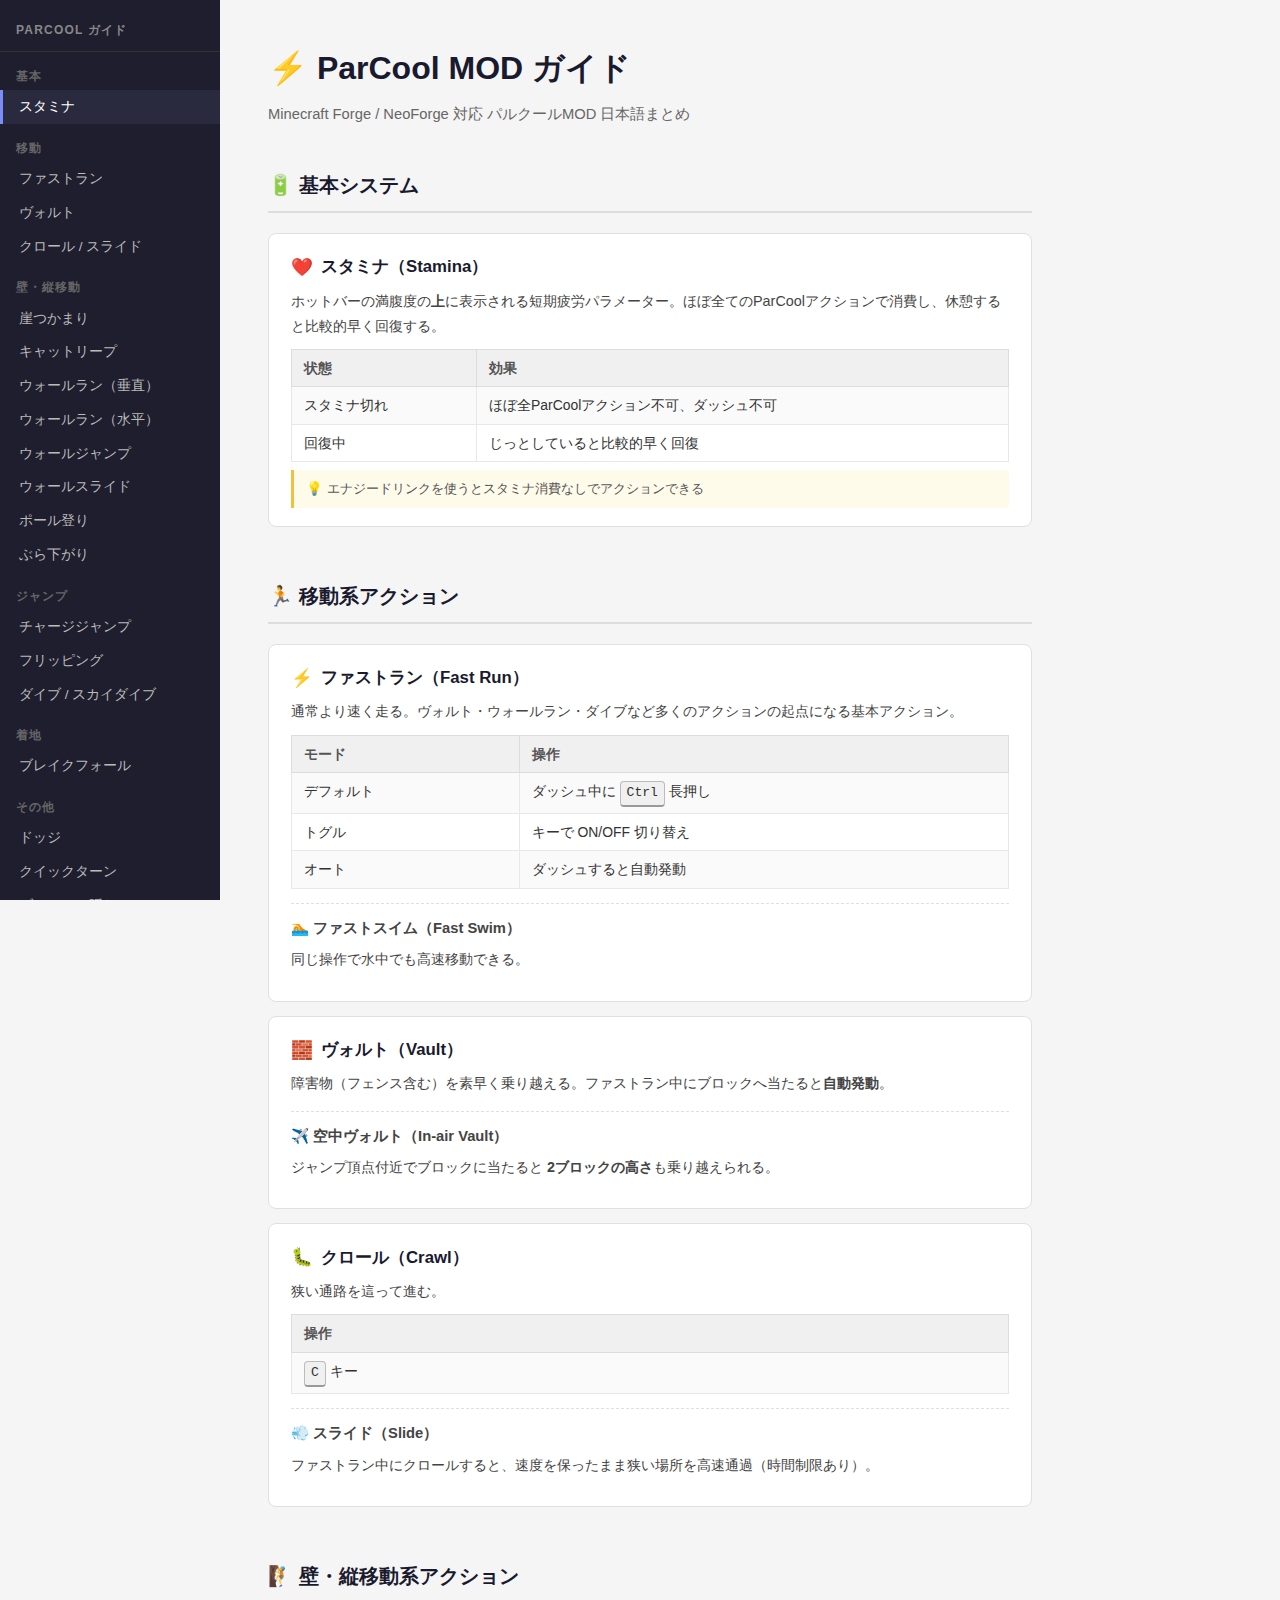
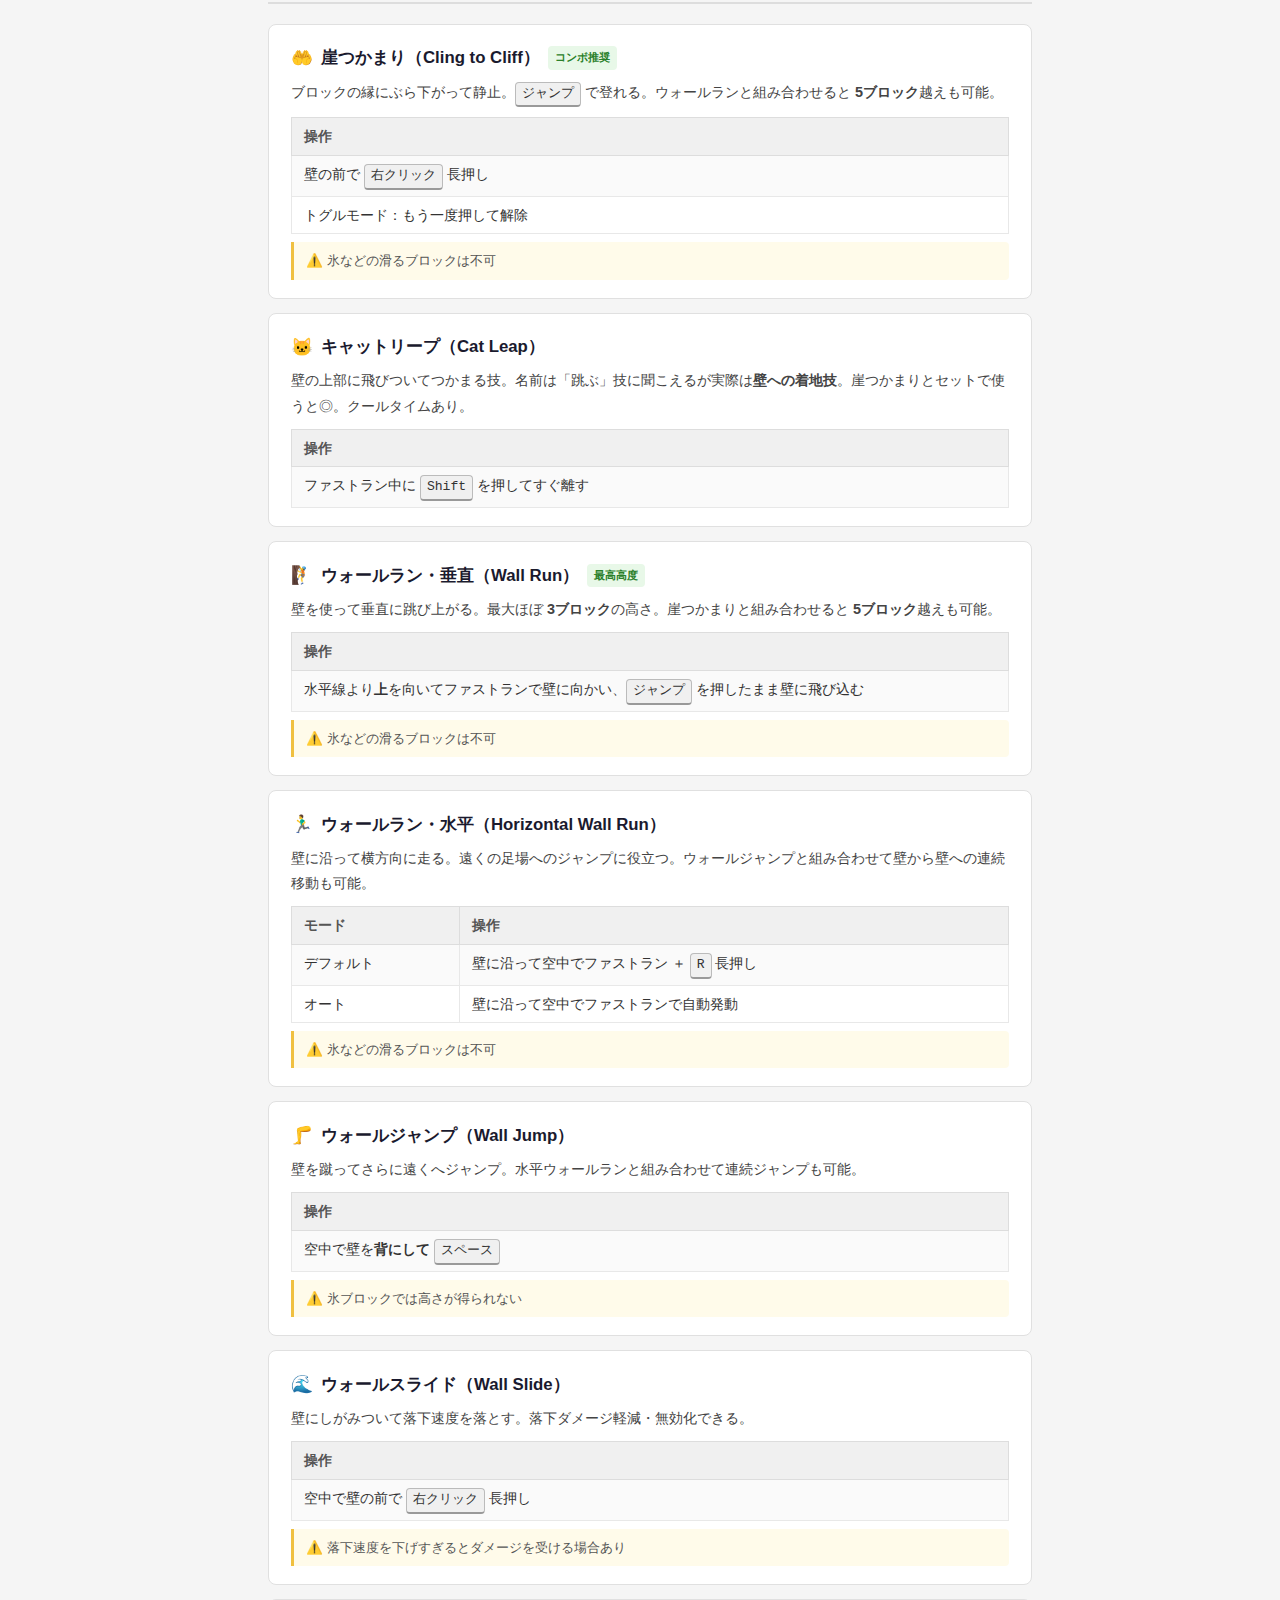
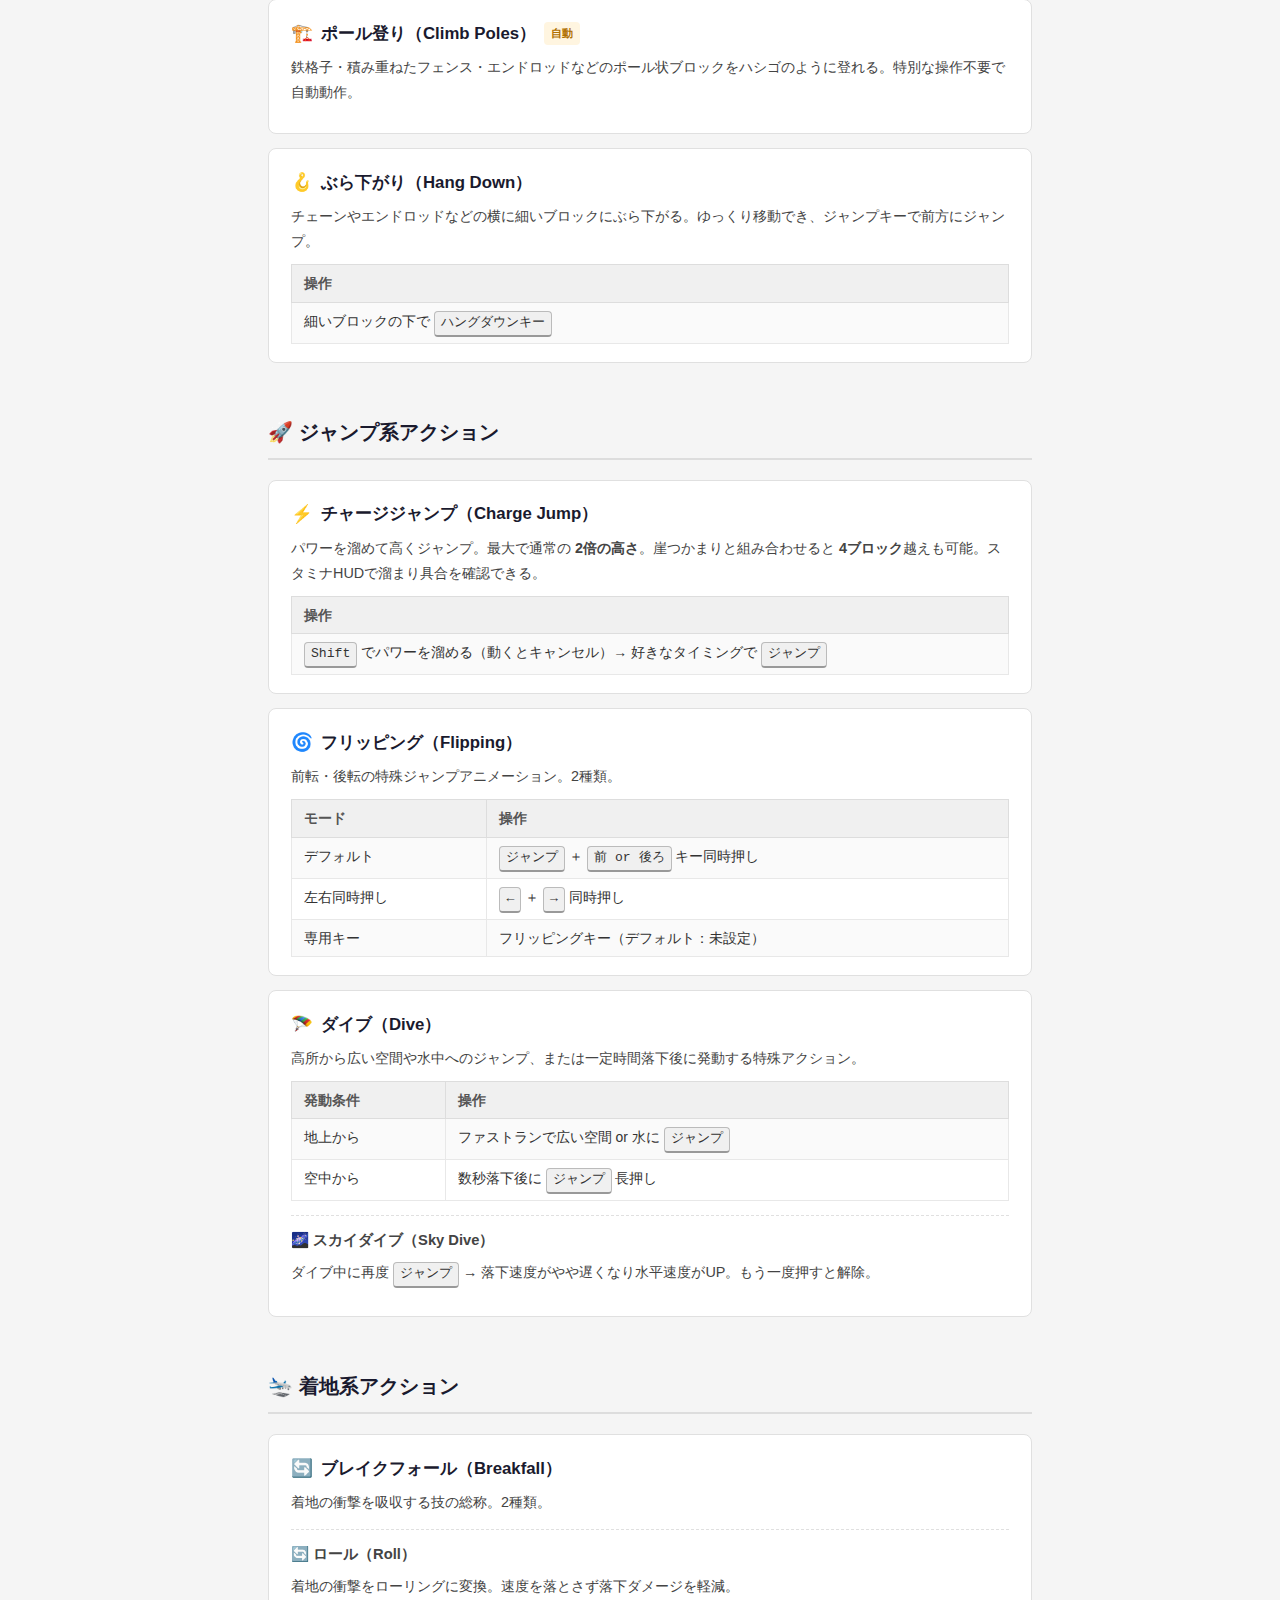
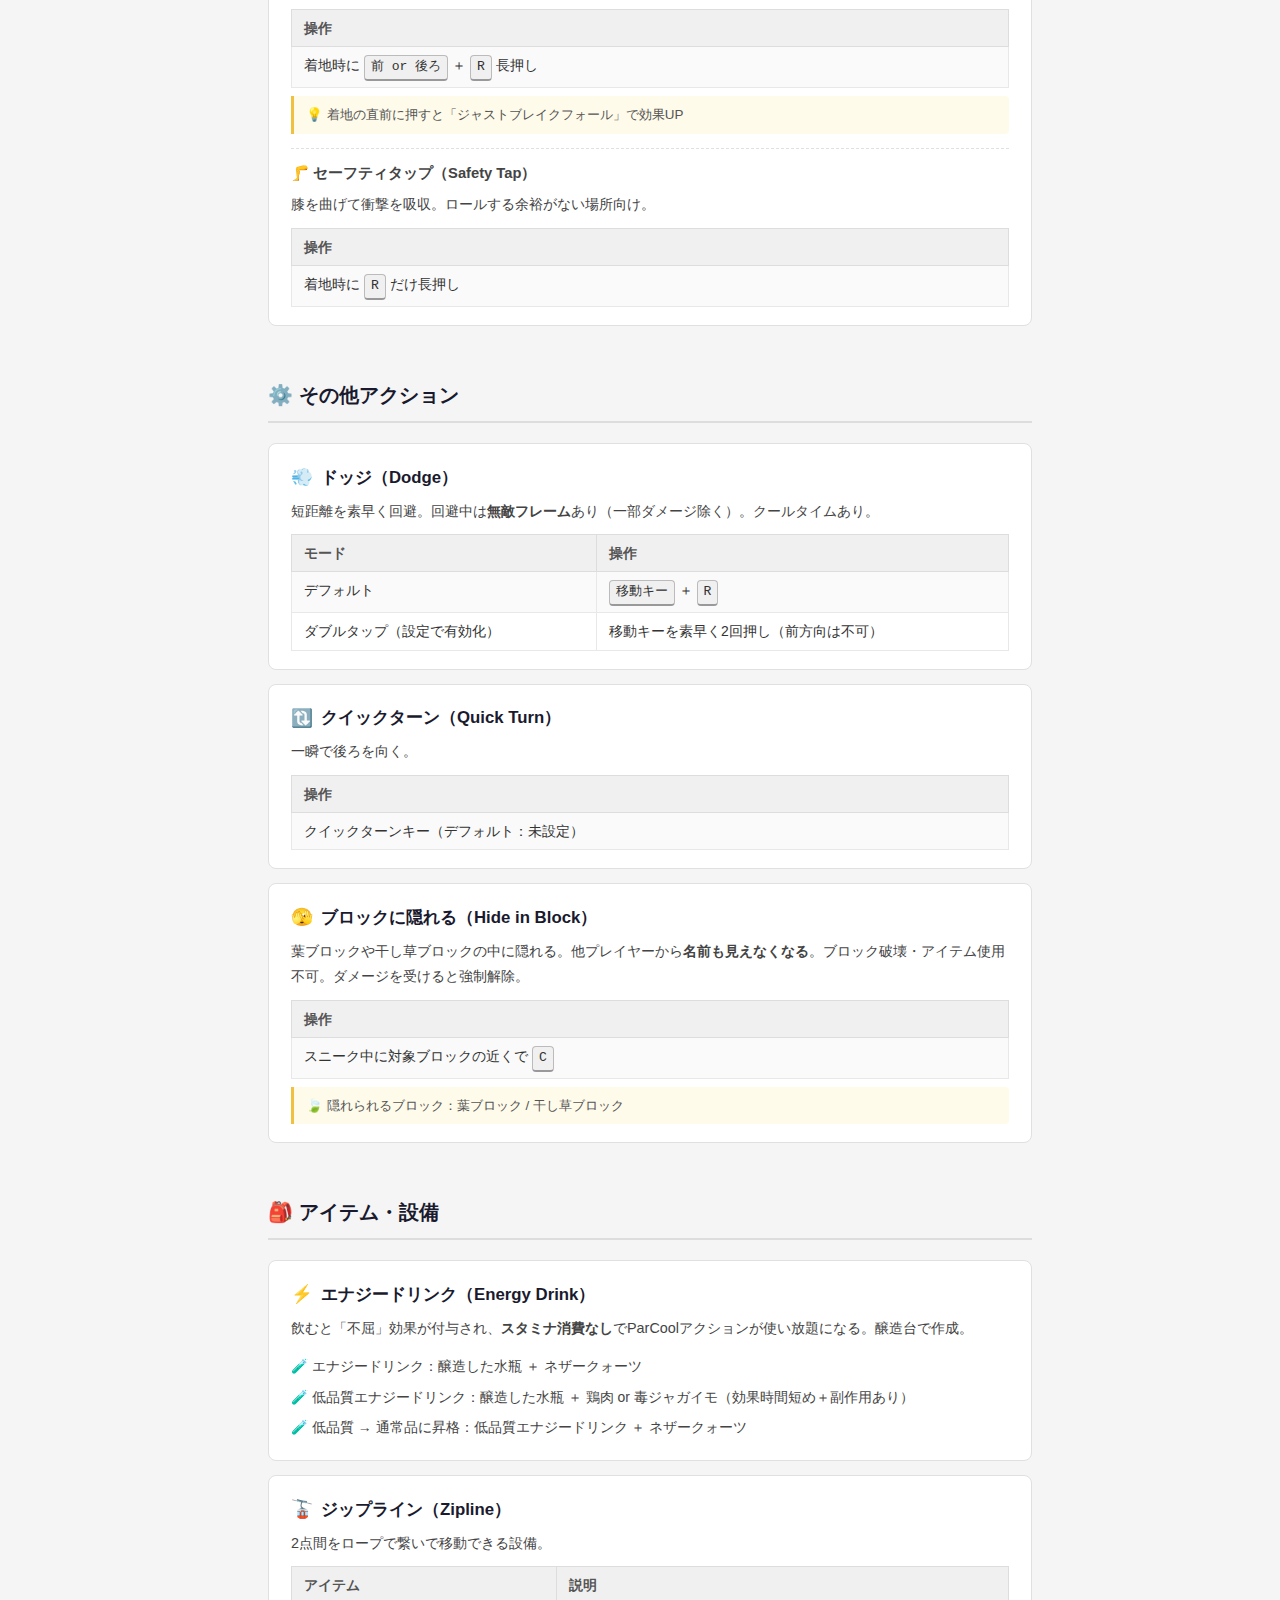
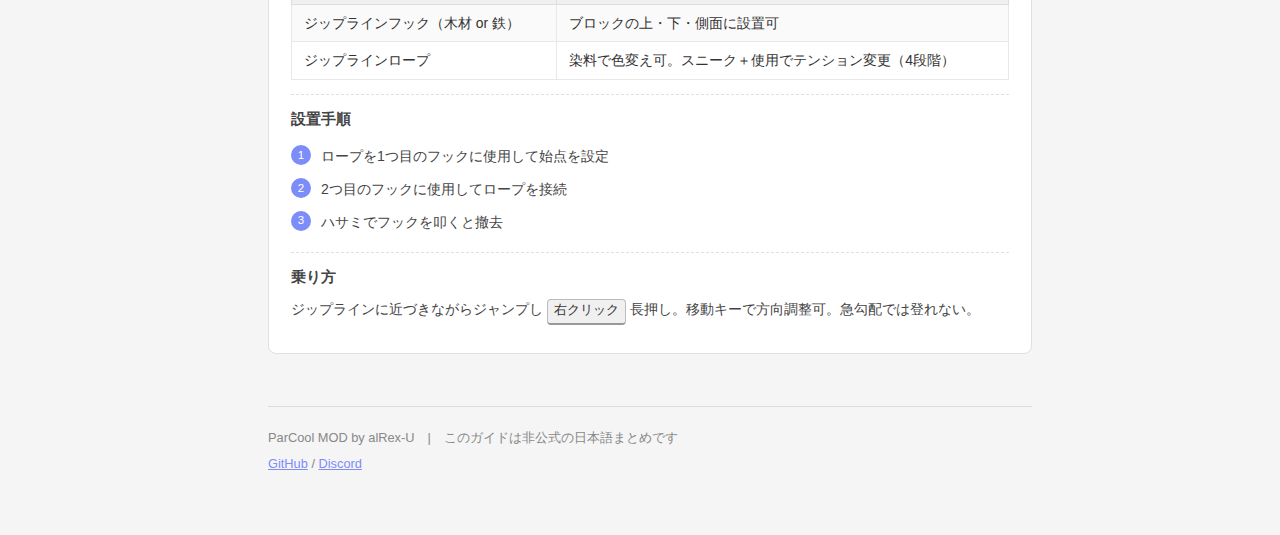
<file: minecraft/parcool-guide-jp.html>
<!DOCTYPE html>
<html lang="ja">
<head>
  <meta charset="UTF-8">
  <meta name="viewport" content="width=device-width, initial-scale=1.0">
  <title>ParCool MOD ガイド（日本語）</title>
  <style>
    * { box-sizing: border-box; margin: 0; padding: 0; }

    body {
      font-family: 'Segoe UI', 'Hiragino Sans', 'Meiryo', sans-serif;
      background: #f5f5f5;
      color: #222;
      line-height: 1.75;
    }

    /* ========== サイドバー ========== */
    #sidebar {
      position: fixed;
      top: 0;
      left: 0;
      width: 220px;
      height: 100vh;
      background: #1e1e2e;
      color: #ccc;
      overflow-y: auto;
      padding: 20px 0;
      z-index: 100;
    }

    #sidebar .sidebar-title {
      font-size: 0.75rem;
      font-weight: 700;
      letter-spacing: 0.1em;
      color: #888;
      text-transform: uppercase;
      padding: 0 16px 10px;
      border-bottom: 1px solid #333;
      margin-bottom: 10px;
    }

    #sidebar a {
      display: block;
      padding: 5px 16px;
      font-size: 0.85rem;
      color: #bbb;
      text-decoration: none;
      border-left: 3px solid transparent;
      transition: all 0.15s;
      white-space: nowrap;
      overflow: hidden;
      text-overflow: ellipsis;
    }

    #sidebar a:hover {
      color: #fff;
      background: #2a2a3e;
      border-left-color: #7c8cf8;
    }

    #sidebar a.active {
      color: #fff;
      background: #2a2a3e;
      border-left-color: #7c8cf8;
    }

    #sidebar .sidebar-group {
      margin-top: 14px;
      margin-bottom: 4px;
      padding: 0 16px;
      font-size: 0.72rem;
      font-weight: 700;
      color: #666;
      letter-spacing: 0.08em;
      text-transform: uppercase;
    }

    /* ========== メインコンテンツ ========== */
    #main {
      margin-left: 220px;
      padding: 40px 48px 80px;
      max-width: 860px;
    }

    h1 {
      font-size: 2rem;
      font-weight: 800;
      color: #1a1a2e;
      margin-bottom: 6px;
    }

    .subtitle {
      color: #666;
      font-size: 0.92rem;
      margin-bottom: 40px;
    }

    /* ========== セクション ========== */
    .section {
      margin-bottom: 52px;
    }

    .section-title {
      font-size: 1.25rem;
      font-weight: 700;
      color: #1a1a2e;
      border-bottom: 2px solid #ddd;
      padding-bottom: 8px;
      margin-bottom: 20px;
    }

    /* ========== アクションブロック ========== */
    .action {
      background: #fff;
      border: 1px solid #e0e0e0;
      border-radius: 8px;
      padding: 18px 22px;
      margin-bottom: 14px;
    }

    .action-name {
      font-size: 1.05rem;
      font-weight: 700;
      color: #1a1a2e;
      margin-bottom: 6px;
      display: flex;
      align-items: center;
      gap: 8px;
    }

    .action-name .icon { font-size: 1.1rem; }

    .tag {
      font-size: 0.7rem;
      font-weight: 600;
      padding: 2px 7px;
      border-radius: 4px;
      background: #eef0ff;
      color: #5060c0;
    }
    .tag.auto { background: #fff5e0; color: #b07000; }
    .tag.combo { background: #e8f8e8; color: #2a802a; }

    .desc {
      color: #444;
      font-size: 0.9rem;
      margin-bottom: 10px;
    }

    /* ========== 操作テーブル ========== */
    table {
      width: 100%;
      border-collapse: collapse;
      font-size: 0.87rem;
    }

    th {
      background: #f0f0f0;
      color: #555;
      font-weight: 600;
      text-align: left;
      padding: 6px 12px;
      border: 1px solid #ddd;
    }

    td {
      padding: 6px 12px;
      border: 1px solid #e8e8e8;
      color: #333;
      vertical-align: top;
    }

    tr:nth-child(even) td { background: #fafafa; }

    /* ========== キーバッジ ========== */
    .key {
      display: inline-block;
      background: #f0f0f0;
      border: 1px solid #bbb;
      border-bottom: 2px solid #999;
      border-radius: 4px;
      padding: 0 6px;
      font-size: 0.82rem;
      font-family: monospace;
      color: #333;
      white-space: nowrap;
    }

    /* ========== サブアクション ========== */
    .sub-action {
      margin-top: 14px;
      padding-top: 12px;
      border-top: 1px dashed #e0e0e0;
    }

    .sub-action-name {
      font-size: 0.92rem;
      font-weight: 700;
      color: #444;
      margin-bottom: 6px;
    }

    /* ========== ノート ========== */
    .note {
      background: #fffbea;
      border-left: 3px solid #f0c040;
      border-radius: 0 4px 4px 0;
      padding: 7px 12px;
      font-size: 0.84rem;
      color: #555;
      margin-top: 8px;
    }

    /* ========== レシピ ========== */
    .recipe {
      font-size: 0.87rem;
      margin-top: 8px;
    }
    .recipe li {
      list-style: none;
      padding: 3px 0;
      color: #444;
    }
    .recipe li::before { content: "🧪 "; }

    /* ========== ステップ ========== */
    .steps { counter-reset: step; margin-top: 8px; }
    .steps li {
      list-style: none;
      counter-increment: step;
      padding: 4px 0 4px 30px;
      position: relative;
      color: #444;
      font-size: 0.88rem;
    }
    .steps li::before {
      content: counter(step);
      position: absolute;
      left: 0;
      top: 5px;
      background: #7c8cf8;
      color: #fff;
      width: 20px;
      height: 20px;
      border-radius: 50%;
      font-size: 0.72rem;
      display: flex;
      align-items: center;
      justify-content: center;
    }

    /* ========== フッター ========== */
    footer {
      color: #888;
      font-size: 0.8rem;
      border-top: 1px solid #ddd;
      padding-top: 20px;
      margin-top: 40px;
    }
    footer a { color: #7c8cf8; }

    /* ========== レスポンシブ ========== */
    @media (max-width: 700px) {
      #sidebar { display: none; }
      #main { margin-left: 0; padding: 24px 16px 60px; }
    }
  </style>
</head>
<body>

<!-- サイドバー -->
<nav id="sidebar">
  <div class="sidebar-title">ParCool ガイド</div>

  <div class="sidebar-group">基本</div>
  <a href="#stamina">スタミナ</a>

  <div class="sidebar-group">移動</div>
  <a href="#fast-run">ファストラン</a>
  <a href="#vault">ヴォルト</a>
  <a href="#crawl">クロール / スライド</a>

  <div class="sidebar-group">壁・縦移動</div>
  <a href="#cling">崖つかまり</a>
  <a href="#catleap">キャットリープ</a>
  <a href="#v-wall-run">ウォールラン（垂直）</a>
  <a href="#h-wall-run">ウォールラン（水平）</a>
  <a href="#wall-jump">ウォールジャンプ</a>
  <a href="#wall-slide">ウォールスライド</a>
  <a href="#poles">ポール登り</a>
  <a href="#hang">ぶら下がり</a>

  <div class="sidebar-group">ジャンプ</div>
  <a href="#charge-jump">チャージジャンプ</a>
  <a href="#flipping">フリッピング</a>
  <a href="#dive">ダイブ / スカイダイブ</a>

  <div class="sidebar-group">着地</div>
  <a href="#breakfall">ブレイクフォール</a>

  <div class="sidebar-group">その他</div>
  <a href="#dodge">ドッジ</a>
  <a href="#quick-turn">クイックターン</a>
  <a href="#hide">ブロックに隠れる</a>

  <div class="sidebar-group">アイテム・設備</div>
  <a href="#energy-drink">エナジードリンク</a>
  <a href="#zipline">ジップライン</a>
</nav>

<!-- メインコンテンツ -->
<div id="main">
  <h1>⚡ ParCool MOD ガイド</h1>
  <p class="subtitle">Minecraft Forge / NeoForge 対応 パルクールMOD 日本語まとめ</p>

  <!-- 基本システム -->
  <div class="section">
    <div class="section-title">🔋 基本システム</div>

    <div class="action" id="stamina">
      <div class="action-name"><span class="icon">❤️</span>スタミナ（Stamina）</div>
      <p class="desc">ホットバーの満腹度の<strong>上</strong>に表示される短期疲労パラメーター。ほぼ全てのParCoolアクションで消費し、休憩すると比較的早く回復する。</p>
      <table>
        <tr><th>状態</th><th>効果</th></tr>
        <tr><td>スタミナ切れ</td><td>ほぼ全ParCoolアクション不可、ダッシュ不可</td></tr>
        <tr><td>回復中</td><td>じっとしていると比較的早く回復</td></tr>
      </table>
      <div class="note">💡 エナジードリンクを使うとスタミナ消費なしでアクションできる</div>
    </div>
  </div>

  <!-- 移動系 -->
  <div class="section">
    <div class="section-title">🏃 移動系アクション</div>

    <div class="action" id="fast-run">
      <div class="action-name"><span class="icon">⚡</span>ファストラン（Fast Run）</div>
      <p class="desc">通常より速く走る。ヴォルト・ウォールラン・ダイブなど多くのアクションの起点になる基本アクション。</p>
      <table>
        <tr><th>モード</th><th>操作</th></tr>
        <tr><td>デフォルト</td><td>ダッシュ中に <span class="key">Ctrl</span> 長押し</td></tr>
        <tr><td>トグル</td><td>キーで ON/OFF 切り替え</td></tr>
        <tr><td>オート</td><td>ダッシュすると自動発動</td></tr>
      </table>
      <div class="sub-action">
        <div class="sub-action-name">🏊 ファストスイム（Fast Swim）</div>
        <p class="desc">同じ操作で水中でも高速移動できる。</p>
      </div>
    </div>

    <div class="action" id="vault">
      <div class="action-name"><span class="icon">🧱</span>ヴォルト（Vault）</div>
      <p class="desc">障害物（フェンス含む）を素早く乗り越える。ファストラン中にブロックへ当たると<strong>自動発動</strong>。</p>
      <div class="sub-action">
        <div class="sub-action-name">✈️ 空中ヴォルト（In-air Vault）</div>
        <p class="desc">ジャンプ頂点付近でブロックに当たると <strong>2ブロックの高さ</strong>も乗り越えられる。</p>
      </div>
    </div>

    <div class="action" id="crawl">
      <div class="action-name"><span class="icon">🐛</span>クロール（Crawl）</div>
      <p class="desc">狭い通路を這って進む。</p>
      <table>
        <tr><th>操作</th></tr>
        <tr><td><span class="key">C</span> キー</td></tr>
      </table>
      <div class="sub-action">
        <div class="sub-action-name">💨 スライド（Slide）</div>
        <p class="desc">ファストラン中にクロールすると、速度を保ったまま狭い場所を高速通過（時間制限あり）。</p>
      </div>
    </div>
  </div>

  <!-- 壁・縦移動 -->
  <div class="section">
    <div class="section-title">🧗 壁・縦移動系アクション</div>

    <div class="action" id="cling">
      <div class="action-name"><span class="icon">🤲</span>崖つかまり（Cling to Cliff）<span class="tag combo">コンボ推奨</span></div>
      <p class="desc">ブロックの縁にぶら下がって静止。<span class="key">ジャンプ</span> で登れる。ウォールランと組み合わせると <strong>5ブロック</strong>越えも可能。</p>
      <table>
        <tr><th>操作</th></tr>
        <tr><td>壁の前で <span class="key">右クリック</span> 長押し</td></tr>
        <tr><td>トグルモード：もう一度押して解除</td></tr>
      </table>
      <div class="note">⚠️ 氷などの滑るブロックは不可</div>
    </div>

    <div class="action" id="catleap">
      <div class="action-name"><span class="icon">🐱</span>キャットリープ（Cat Leap）</div>
      <p class="desc">壁の上部に飛びついてつかまる技。名前は「跳ぶ」技に聞こえるが実際は<strong>壁への着地技</strong>。崖つかまりとセットで使うと◎。クールタイムあり。</p>
      <table>
        <tr><th>操作</th></tr>
        <tr><td>ファストラン中に <span class="key">Shift</span> を押してすぐ離す</td></tr>
      </table>
    </div>

    <div class="action" id="v-wall-run">
      <div class="action-name"><span class="icon">🧗</span>ウォールラン・垂直（Wall Run）<span class="tag combo">最高高度</span></div>
      <p class="desc">壁を使って垂直に跳び上がる。最大ほぼ <strong>3ブロック</strong>の高さ。崖つかまりと組み合わせると <strong>5ブロック</strong>越えも可能。</p>
      <table>
        <tr><th>操作</th></tr>
        <tr><td>水平線より<strong>上</strong>を向いてファストランで壁に向かい、<span class="key">ジャンプ</span> を押したまま壁に飛び込む</td></tr>
      </table>
      <div class="note">⚠️ 氷などの滑るブロックは不可</div>
    </div>

    <div class="action" id="h-wall-run">
      <div class="action-name"><span class="icon">🏃‍♂️</span>ウォールラン・水平（Horizontal Wall Run）</div>
      <p class="desc">壁に沿って横方向に走る。遠くの足場へのジャンプに役立つ。ウォールジャンプと組み合わせて壁から壁への連続移動も可能。</p>
      <table>
        <tr><th>モード</th><th>操作</th></tr>
        <tr><td>デフォルト</td><td>壁に沿って空中でファストラン ＋ <span class="key">R</span> 長押し</td></tr>
        <tr><td>オート</td><td>壁に沿って空中でファストランで自動発動</td></tr>
      </table>
      <div class="note">⚠️ 氷などの滑るブロックは不可</div>
    </div>

    <div class="action" id="wall-jump">
      <div class="action-name"><span class="icon">🦵</span>ウォールジャンプ（Wall Jump）</div>
      <p class="desc">壁を蹴ってさらに遠くへジャンプ。水平ウォールランと組み合わせて連続ジャンプも可能。</p>
      <table>
        <tr><th>操作</th></tr>
        <tr><td>空中で壁を<strong>背にして</strong> <span class="key">スペース</span></td></tr>
      </table>
      <div class="note">⚠️ 氷ブロックでは高さが得られない</div>
    </div>

    <div class="action" id="wall-slide">
      <div class="action-name"><span class="icon">🌊</span>ウォールスライド（Wall Slide）</div>
      <p class="desc">壁にしがみついて落下速度を落とす。落下ダメージ軽減・無効化できる。</p>
      <table>
        <tr><th>操作</th></tr>
        <tr><td>空中で壁の前で <span class="key">右クリック</span> 長押し</td></tr>
      </table>
      <div class="note">⚠️ 落下速度を下げすぎるとダメージを受ける場合あり</div>
    </div>

    <div class="action" id="poles">
      <div class="action-name"><span class="icon">🏗️</span>ポール登り（Climb Poles）<span class="tag auto">自動</span></div>
      <p class="desc">鉄格子・積み重ねたフェンス・エンドロッドなどのポール状ブロックをハシゴのように登れる。特別な操作不要で自動動作。</p>
    </div>

    <div class="action" id="hang">
      <div class="action-name"><span class="icon">🪝</span>ぶら下がり（Hang Down）</div>
      <p class="desc">チェーンやエンドロッドなどの横に細いブロックにぶら下がる。ゆっくり移動でき、ジャンプキーで前方にジャンプ。</p>
      <table>
        <tr><th>操作</th></tr>
        <tr><td>細いブロックの下で <span class="key">ハングダウンキー</span></td></tr>
      </table>
    </div>
  </div>

  <!-- ジャンプ系 -->
  <div class="section">
    <div class="section-title">🚀 ジャンプ系アクション</div>

    <div class="action" id="charge-jump">
      <div class="action-name"><span class="icon">⚡</span>チャージジャンプ（Charge Jump）</div>
      <p class="desc">パワーを溜めて高くジャンプ。最大で通常の <strong>2倍の高さ</strong>。崖つかまりと組み合わせると <strong>4ブロック</strong>越えも可能。スタミナHUDで溜まり具合を確認できる。</p>
      <table>
        <tr><th>操作</th></tr>
        <tr><td><span class="key">Shift</span> でパワーを溜める（動くとキャンセル）→ 好きなタイミングで <span class="key">ジャンプ</span></td></tr>
      </table>
    </div>

    <div class="action" id="flipping">
      <div class="action-name"><span class="icon">🌀</span>フリッピング（Flipping）</div>
      <p class="desc">前転・後転の特殊ジャンプアニメーション。2種類。</p>
      <table>
        <tr><th>モード</th><th>操作</th></tr>
        <tr><td>デフォルト</td><td><span class="key">ジャンプ</span> ＋ <span class="key">前 or 後ろ</span> キー同時押し</td></tr>
        <tr><td>左右同時押し</td><td><span class="key">←</span> ＋ <span class="key">→</span> 同時押し</td></tr>
        <tr><td>専用キー</td><td>フリッピングキー（デフォルト：未設定）</td></tr>
      </table>
    </div>

    <div class="action" id="dive">
      <div class="action-name"><span class="icon">🪂</span>ダイブ（Dive）</div>
      <p class="desc">高所から広い空間や水中へのジャンプ、または一定時間落下後に発動する特殊アクション。</p>
      <table>
        <tr><th>発動条件</th><th>操作</th></tr>
        <tr><td>地上から</td><td>ファストランで広い空間 or 水に <span class="key">ジャンプ</span></td></tr>
        <tr><td>空中から</td><td>数秒落下後に <span class="key">ジャンプ</span> 長押し</td></tr>
      </table>
      <div class="sub-action">
        <div class="sub-action-name">🌌 スカイダイブ（Sky Dive）</div>
        <p class="desc">ダイブ中に再度 <span class="key">ジャンプ</span> → 落下速度がやや遅くなり水平速度がUP。もう一度押すと解除。</p>
      </div>
    </div>
  </div>

  <!-- 着地系 -->
  <div class="section">
    <div class="section-title">🛬 着地系アクション</div>

    <div class="action" id="breakfall">
      <div class="action-name"><span class="icon">🔄</span>ブレイクフォール（Breakfall）</div>
      <p class="desc">着地の衝撃を吸収する技の総称。2種類。</p>
      <div class="sub-action">
        <div class="sub-action-name">🔄 ロール（Roll）</div>
        <p class="desc">着地の衝撃をローリングに変換。速度を落とさず落下ダメージを軽減。</p>
        <table>
          <tr><th>操作</th></tr>
          <tr><td>着地時に <span class="key">前 or 後ろ</span> ＋ <span class="key">R</span> 長押し</td></tr>
        </table>
        <div class="note">💡 着地の直前に押すと「ジャストブレイクフォール」で効果UP</div>
      </div>
      <div class="sub-action">
        <div class="sub-action-name">🦵 セーフティタップ（Safety Tap）</div>
        <p class="desc">膝を曲げて衝撃を吸収。ロールする余裕がない場所向け。</p>
        <table>
          <tr><th>操作</th></tr>
          <tr><td>着地時に <span class="key">R</span> だけ長押し</td></tr>
        </table>
      </div>
    </div>
  </div>

  <!-- その他 -->
  <div class="section">
    <div class="section-title">⚙️ その他アクション</div>

    <div class="action" id="dodge">
      <div class="action-name"><span class="icon">💨</span>ドッジ（Dodge）</div>
      <p class="desc">短距離を素早く回避。回避中は<strong>無敵フレーム</strong>あり（一部ダメージ除く）。クールタイムあり。</p>
      <table>
        <tr><th>モード</th><th>操作</th></tr>
        <tr><td>デフォルト</td><td><span class="key">移動キー</span> ＋ <span class="key">R</span></td></tr>
        <tr><td>ダブルタップ（設定で有効化）</td><td>移動キーを素早く2回押し（前方向は不可）</td></tr>
      </table>
    </div>

    <div class="action" id="quick-turn">
      <div class="action-name"><span class="icon">🔃</span>クイックターン（Quick Turn）</div>
      <p class="desc">一瞬で後ろを向く。</p>
      <table>
        <tr><th>操作</th></tr>
        <tr><td>クイックターンキー（デフォルト：未設定）</td></tr>
      </table>
    </div>

    <div class="action" id="hide">
      <div class="action-name"><span class="icon">🫣</span>ブロックに隠れる（Hide in Block）</div>
      <p class="desc">葉ブロックや干し草ブロックの中に隠れる。他プレイヤーから<strong>名前も見えなくなる</strong>。ブロック破壊・アイテム使用不可。ダメージを受けると強制解除。</p>
      <table>
        <tr><th>操作</th></tr>
        <tr><td>スニーク中に対象ブロックの近くで <span class="key">C</span></td></tr>
      </table>
      <div class="note">🍃 隠れられるブロック：葉ブロック / 干し草ブロック</div>
    </div>
  </div>

  <!-- アイテム・設備 -->
  <div class="section">
    <div class="section-title">🎒 アイテム・設備</div>

    <div class="action" id="energy-drink">
      <div class="action-name"><span class="icon">⚡</span>エナジードリンク（Energy Drink）</div>
      <p class="desc">飲むと「不屈」効果が付与され、<strong>スタミナ消費なし</strong>でParCoolアクションが使い放題になる。醸造台で作成。</p>
      <ul class="recipe">
        <li>エナジードリンク：醸造した水瓶 ＋ ネザークォーツ</li>
        <li>低品質エナジードリンク：醸造した水瓶 ＋ 鶏肉 or 毒ジャガイモ（効果時間短め＋副作用あり）</li>
        <li>低品質 → 通常品に昇格：低品質エナジードリンク ＋ ネザークォーツ</li>
      </ul>
    </div>

    <div class="action" id="zipline">
      <div class="action-name"><span class="icon">🚡</span>ジップライン（Zipline）</div>
      <p class="desc">2点間をロープで繋いで移動できる設備。</p>
      <table>
        <tr><th>アイテム</th><th>説明</th></tr>
        <tr><td>ジップラインフック（木材 or 鉄）</td><td>ブロックの上・下・側面に設置可</td></tr>
        <tr><td>ジップラインロープ</td><td>染料で色変え可。スニーク＋使用でテンション変更（4段階）</td></tr>
      </table>
      <div class="sub-action">
        <div class="sub-action-name">設置手順</div>
        <ol class="steps">
          <li>ロープを1つ目のフックに使用して始点を設定</li>
          <li>2つ目のフックに使用してロープを接続</li>
          <li>ハサミでフックを叩くと撤去</li>
        </ol>
      </div>
      <div class="sub-action">
        <div class="sub-action-name">乗り方</div>
        <p class="desc">ジップラインに近づきながらジャンプし <span class="key">右クリック</span> 長押し。移動キーで方向調整可。急勾配では登れない。</p>
      </div>
    </div>
  </div>

  <footer>
    <p>ParCool MOD by alRex-U　|　このガイドは非公式の日本語まとめです</p>
    <p style="margin-top:4px"><a href="https://github.com/alRex-U/ParCool">GitHub</a> / <a href="https://discord.com/invite/T3kSXWRAFj">Discord</a></p>
  </footer>
</div>

<script>
  // スクロール連動でサイドバーのアクティブリンクを更新
  const links = document.querySelectorAll('#sidebar a');
  const sections = [...links].map(a => document.querySelector(a.getAttribute('href'))).filter(Boolean);

  const observer = new IntersectionObserver(entries => {
    entries.forEach(entry => {
      if (entry.isIntersecting) {
        links.forEach(a => a.classList.remove('active'));
        const active = [...links].find(a => a.getAttribute('href') === '#' + entry.target.id);
        if (active) active.classList.add('active');
      }
    });
  }, { rootMargin: '-20% 0px -70% 0px' });

  sections.forEach(s => observer.observe(s));
</script>

</body>
</html>
</file>
<file: character.css>
/* Sample 4: Modern Grid Layout */

/* QNスキル名のスタイル */
.qn-skill-name {
  color: #888 !important;
  font-size: 0.9rem;
  margin-top: 0.5rem !important;
  margin-bottom: 1rem !important;
}

/* 引用ブロック（技の説明）のスタイル */
blockquote {
  border-left: 4px solid #555;
  margin: 1rem 0;
  padding-left: 1rem;
  background: rgba(255, 255, 255, 0.02);
  border-radius: 0 8px 8px 0;
}

blockquote p {
  margin: 0.5rem 0;
}

blockquote p.empty-line {
  margin: 0;
  height: 1.0rem;
  line-height: 1.0rem;
}

/* リンクのスタイル */
a {
  color: #66ccff;
  text-decoration: none;
  border-bottom: 1px solid transparent;
  transition: all 0.2s ease;
}

a:hover {
  color: #99ddff;
  border-bottom: 1px solid #66ccff;
}

/* フィルターボタンのスタイル */
.filter-buttons {
  display: flex;
  flex-wrap: wrap;
  gap: 0.5rem;
  margin-bottom: 2rem;
  justify-content: center;
}

.filter-btn {
  padding: 0.5rem 1rem;
  border: 1px solid #444;
  background: #2a2a2a;
  color: #ccc;
  border-radius: 20px;
  cursor: pointer;
  transition: all 0.2s ease;
  font-size: 0.9rem;
}

.filter-btn:hover {
  background: #3a3a3a;
  border-color: #555;
}

.filter-btn.active {
  background: #4a9eff;
  border-color: #4a9eff;
  color: white;
}

/* ストーリータグのスタイル */
.story-card-tags {
  display: flex;
  flex-wrap: wrap;
  gap: 0.25rem;
}

.story-tag {
  background: #333;
  color: #ccc;
  padding: 0.2rem 0.5rem;
  border-radius: 12px;
  font-size: 0.75rem;
}
* {
  margin: 0;
  padding: 0;
  box-sizing: border-box;
}

body {
  font-family: 'Inter', sans-serif;
  background: #111;
  color: #f0f0f0;
  line-height: 1.5;
}

.container {
  max-width: 1200px;
  margin: 0 auto;
  padding: 2rem;
}

.hero {
  background: linear-gradient(135deg, #1a1a1a 0%, #2d2d2d 100%);
  border-radius: 20px;
  padding: 2rem;
  margin-bottom: 2rem;
  border: 1px solid #333;
}

.hero-content {
  display: flex;
  align-items: center;
  gap: 2rem;
}

.hero-avatar {
  flex-shrink: 0;
}

.avatar-image {
  width: 120px;
  height: 120px;
  border-radius: 50%;
  object-fit: cover;
  border: 3px solid #444;
}

.hero-title {
  font-size: 2.5rem;
  font-weight: 600;
  color: #fff;
  margin-bottom: 0.5rem;
}

.hero-subtitle {
  font-size: 1.1rem;
  color: #aaa;
  font-weight: 400;
}

.main-grid {
  display: grid;
  grid-template-columns: 2fr 1fr;
  gap: 2rem;
}

.section-header {
  margin-bottom: 1.5rem;
}

.section-title {
  font-size: 1.5rem;
  font-weight: 600;
  color: #fff;
  position: relative;
  padding-bottom: 0.5rem;
}

.section-title::after {
  content: '';
  position: absolute;
  bottom: 0;
  left: 0;
  width: 40px;
  height: 3px;
  background: #666;
  border-radius: 2px;
}

.info-section {
  background: #1a1a1a;
  border-radius: 16px;
  padding: 2rem;
  border: 1px solid #333;
}

.info-content h1 {
  font-size: 2rem;
  color: #fff;
  margin-bottom: 1.5rem;
  font-weight: 500;
}

.info-content h2 {
  font-size: 1.4rem;
  color: #ddd;
  margin-top: 2rem;
  margin-bottom: 1rem;
  font-weight: 500;
}

.info-content h3 {
  font-size: 1.1rem;
  color: #ccc;
  margin-top: 1.5rem;
  margin-bottom: 0.75rem;
  font-weight: 600;
}

.info-content p {
  margin: 1rem 0;
  color: #ddd;
  line-height: 1.6;
}

.info-content ul {
  list-style: none;
  margin: 1rem 0;
}

.info-content li {
  padding: 0.25rem 0;
  padding-left: 1.5rem;
  position: relative;
  color: #ddd;
}

.info-content li::before {
  content: '•';
  position: absolute;
  left: 0.5rem;
  color: #666;
  font-weight: bold;
}

.info-content strong {
  color: #fff;
  font-weight: 500;
  background: #333;
  padding: 0.1rem 0.3rem;
  border-radius: 4px;
}

.stories-section {
  background: #1a1a1a;
  border-radius: 16px;
  padding: 2rem;
  border: 1px solid #333;
}

.stories-grid {
  display: grid;
  gap: 1rem;
}

.story-card {
  background: #222;
  border-radius: 12px;
  padding: 1.5rem;
  border: 1px solid #333;
  transition: all 0.3s ease;
}

.story-card:hover {
  background: #2a2a2a;
  border-color: #444;
  transform: translateY(-2px);
}

.story-card-header {
  display: flex;
  justify-content: space-between;
  align-items: center;
  margin-bottom: 0.75rem;
}

.story-card-title {
  font-size: 1.1rem;
  font-weight: 600;
  color: #fff;
}

.story-card-tag {
  background: #333;
  color: #fff;
  padding: 0.25rem 0.5rem;
  border-radius: 6px;
  font-size: 0.75rem;
  font-weight: 500;
}

.story-card-subtitle {
  font-size: 1rem;
  color: #ddd;
  margin-bottom: 0.5rem;
  font-weight: 500;
}

.story-card-desc {
  color: #aaa;
  font-size: 0.9rem;
  margin-bottom: 1rem;
  line-height: 1.5;
}

.story-card-cta {
  display: inline-block;
  background: #333;
  color: #fff;
  padding: 0.5rem 1rem;
  border-radius: 8px;
  text-decoration: none;
  font-size: 0.9rem;
  font-weight: 500;
  transition: background 0.2s ease;
}

.story-card-cta:hover {
  background: #444;
}

@media (max-width: 768px) {
  .container {
    padding: 1rem;
  }
  
  .hero-content {
    flex-direction: column;
    text-align: center;
  }
  
  .hero-title {
    font-size: 2rem;
  }
  
  .main-grid {
    grid-template-columns: 1fr;
  }
  
  .info-section,
  .stories-section {
    padding: 1.5rem;
  }
}
</file>
<file: chara_list.css>
/* Character List - Card Grid Layout */
* {
  margin: 0;
  padding: 0;
  box-sizing: border-box;
}

body {
  font-family: 'Inter', sans-serif;
  background: #111;
  color: #f0f0f0;
  line-height: 1.5;
}

.container {
  max-width: 1200px;
  margin: 0 auto;
  padding: 2rem;
}

.header {
  text-align: center;
  margin-bottom: 2rem;
}

.site-title {
  font-size: 3rem;
  font-weight: 300;
  color: #fff;
  margin-bottom: 0.5rem;
}

.site-subtitle {
  font-size: 1.2rem;
  color: #aaa;
  font-weight: 400;
}

.character-grid {
  display: grid;
  grid-template-columns: repeat(auto-fill, minmax(300px, 300px));
  gap: 2rem;
  justify-content: center;
}

.character-card {
  background: #1a1a1a;
  border-radius: 16px;
  overflow: hidden;
  border: 1px solid #333;
  transition: all 0.3s ease;
}

.character-card:hover {
  transform: translateY(-4px);
  border-color: #555;
  box-shadow: 0 8px 30px rgba(0, 0, 0, 0.4);
}

.character-image {
  height: 200px;
  overflow: hidden;
  position: relative;
  background: linear-gradient(135deg, #222 0%, #333 100%);
}

.character-image img {
  width: 100%;
  height: 100%;
  object-fit: cover;
}

.placeholder-image {
  width: 100%;
  height: 100%;
  display: flex;
  align-items: center;
  justify-content: center;
  font-size: 3rem;
  color: #666;
  background: linear-gradient(135deg, #222 0%, #333 100%);
}

.character-info {
  padding: 1.5rem;
}

.character-name {
  font-size: 1.5rem;
  font-weight: 600;
  color: #fff;
  margin-bottom: 0.5rem;
}

.character-description {
  color: #ddd;
  margin-bottom: 1rem;
  font-size: 0.9rem;
}

.character-tags {
  display: flex;
  gap: 0.5rem;
  margin-bottom: 1.5rem;
  flex-wrap: wrap;
}

.tag {
  background: #333;
  color: #fff;
  padding: 0.25rem 0.75rem;
  border-radius: 20px;
  font-size: 0.8rem;
  font-weight: 500;
}

.character-link {
  display: inline-block;
  background: #444;
  color: #fff;
  padding: 0.75rem 1.5rem;
  border-radius: 8px;
  text-decoration: none;
  font-weight: 500;
  transition: background 0.2s ease;
}

.character-link:hover:not(.disabled) {
  background: #555;
}

.character-link.disabled {
  background: #2a2a2a;
  color: #666;
  cursor: not-allowed;
}

/* Filter Section */
.filter-section {
  text-align: center;
  margin-bottom: 2rem;
}

.filter-buttons {
  display: flex;
  justify-content: center;
  flex-wrap: wrap;
  gap: 0.75rem;
}

.filter-btn {
  background: #333;
  color: #ddd;
  border: 1px solid #444;
  padding: 0.5rem 1rem;
  border-radius: 20px;
  font-size: 0.9rem;
  font-weight: 500;
  cursor: pointer;
  transition: all 0.2s ease;
  font-family: inherit;
}

.filter-btn:hover {
  background: #444;
  border-color: #555;
  color: #fff;
}

.filter-btn.active {
  background: #555;
  border-color: #666;
  color: #fff;
}

/* No Results Message */
.no-results {
  text-align: center;
  color: #aaa;
  font-size: 1.1rem;
  padding: 3rem;
  background: #1a1a1a;
  border-radius: 16px;
  border: 1px solid #333;
}

@media (max-width: 768px) {
  .container {
    padding: 1rem;
  }
  
  .site-title {
    font-size: 2rem;
  }
  
  .character-grid {
    grid-template-columns: 1fr;
  }
}
</file>
